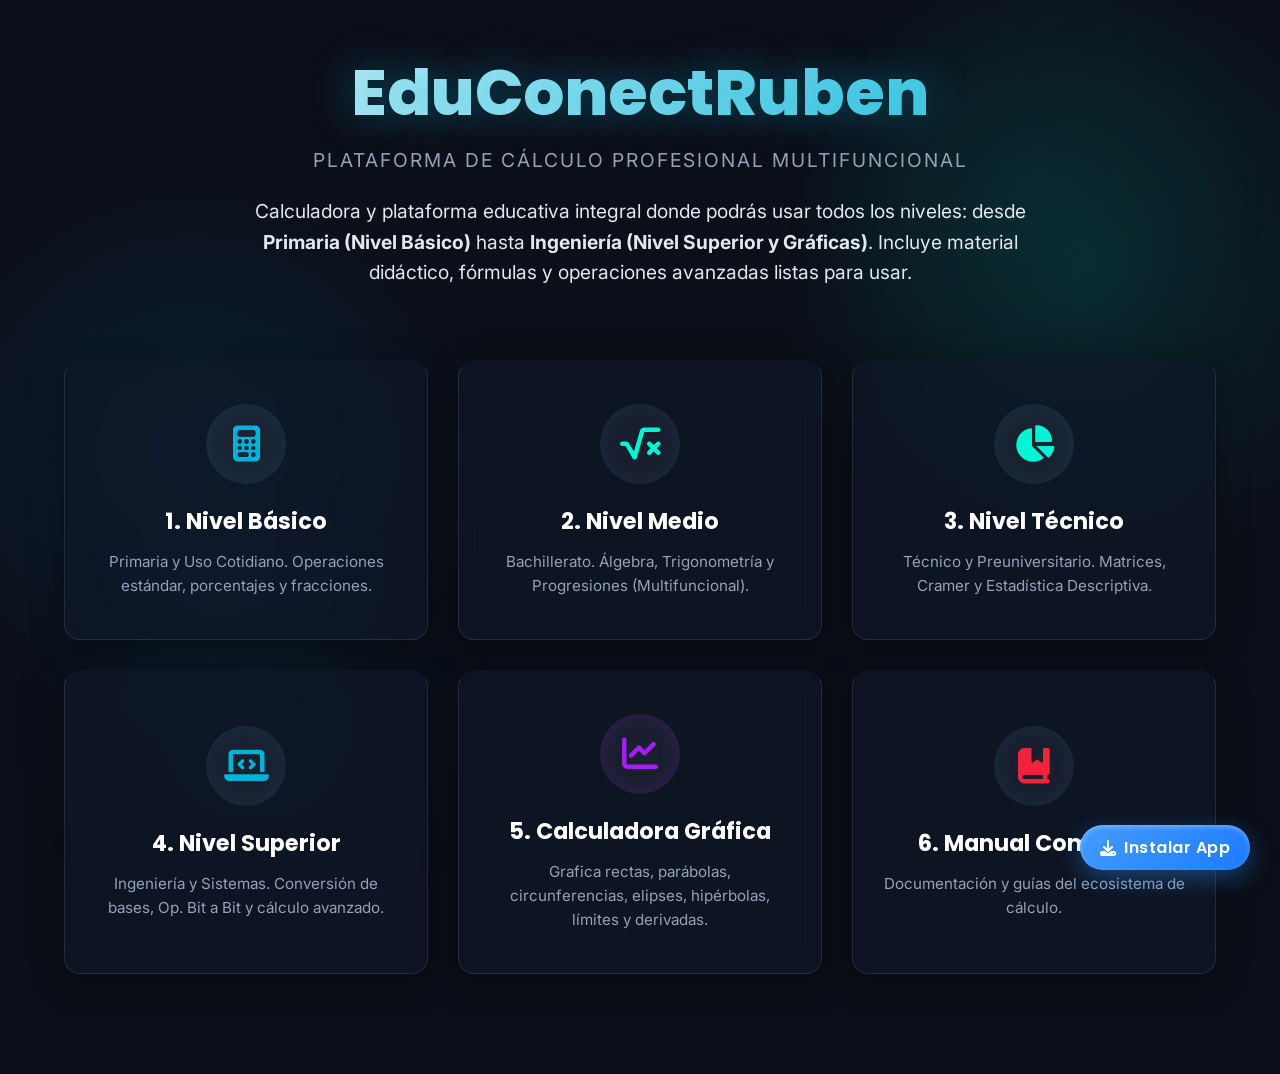
<file: index.html>
<!DOCTYPE html>
<html lang="es">
<head>
    <meta charset="UTF-8">
    <meta name="viewport" content="width=device-width, initial-scale=1.0">
    <title>EduConectRuben | Hub de Calculadoras Pro</title>
    
    <!-- Global Assets -->
    <link rel="stylesheet" href="assets/css/global.css">
    
    <!-- Icons -->
    <link rel="stylesheet" href="https://cdnjs.cloudflare.com/ajax/libs/font-awesome/6.5.1/css/all.min.css">
    
    <style>
        /* Specific styles for Main Portal */
        .hero-section {
            text-align: center;
            margin-top: 5vh;
            margin-bottom: 3rem;
            animation: fadeInDown 0.8s ease-out;
        }

        .hero-title {
            font-size: clamp(1.8rem, 10vw, 4rem);
            font-weight: 800;
            background: linear-gradient(135deg, #FFF, var(--clr-primary));
            -webkit-background-clip: text;
            -webkit-text-fill-color: transparent;
            margin-bottom: 0.5rem;
            text-shadow: 0 0 40px rgba(0, 180, 216, 0.4);
            word-break: break-word;
        }

        .hero-subtitle {
            font-size: clamp(0.85rem, 3vw, 1.2rem);
            color: var(--clr-text-muted);
            letter-spacing: 2px;
            text-transform: uppercase;
        }

        .hero-desc {
            font-size: clamp(1rem, 3vw, 1.2rem);
            color: #E2E8F0;
            max-width: 800px;
            margin: 1.5rem auto;
            line-height: 1.6;
            text-align: center;
        }

        .grid-container {
            display: grid;
            grid-template-columns: repeat(auto-fit, minmax(min(100%, 300px), 1fr));
            gap: 30px;
            max-width: 1200px;
            width: 90%;
            margin: 0 auto;
            padding-bottom: 100px; /* Space for floating button */
        }

        .calc-tile {
            position: relative;
            padding: 40px 30px;
            text-align: center;
            display: flex;
            flex-direction: column;
            align-items: center;
            justify-content: center;
            transition: all 0.4s cubic-bezier(0.175, 0.885, 0.32, 1.275);
            overflow: hidden;
            border-top: 4px solid transparent;
        }

        .calc-tile:hover {
            transform: translateY(-12px) scale(1.02);
            box-shadow: 0 20px 40px rgba(0, 0, 0, 0.5);
            border-top-color: var(--clr-primary);
        }
        
        .calc-tile.accent-alt:hover {
            border-top-color: var(--clr-accent);
        }
        
        .calc-tile.accent-danger:hover {
            border-top-color: var(--clr-danger);
        }

        .icon-wrapper {
            width: 80px;
            height: 80px;
            background: rgba(255, 255, 255, 0.05);
            border-radius: 50%;
            display: flex;
            align-items: center;
            justify-content: center;
            margin-bottom: 20px;
            transition: all 0.4s ease;
            box-shadow: inset 0 0 20px rgba(0, 180, 216, 0.1);
        }

        .calc-tile:hover .icon-wrapper {
            background: rgba(0, 180, 216, 0.2);
            transform: rotateY(180deg);
        }
        
        .calc-tile.accent-alt:hover .icon-wrapper {
            background: rgba(0, 245, 212, 0.2);
        }

        .calc-tile.accent-danger:hover .icon-wrapper {
            background: rgba(239, 35, 60, 0.2);
        }

        .calc-tile i {
            font-size: 36px;
            color: var(--clr-primary);
            transition: all 0.4s ease;
        }

        .calc-tile.accent-alt i { color: var(--clr-accent); }
        .calc-tile.accent-danger i { color: var(--clr-danger); }

        .calc-tile:hover i {
            color: #FFF;
        }

        .calc-tile h3 {
            font-size: 1.4rem;
            color: var(--clr-text-main);
            margin-bottom: 12px;
        }

        .calc-tile p {
            font-size: 0.95rem;
            color: var(--clr-text-muted);
            line-height: 1.6;
        }

        @keyframes fadeInDown {
            from { opacity: 0; transform: translateY(-30px); }
            to { opacity: 1; transform: translateY(0); }
        }

        /* Subtle Background Particles logic (CSS only approximation for performance) */
        .particles {
            position: fixed;
            top: 0; left: 0; width: 100%; height: 100%;
            pointer-events: none;
            z-index: -1;
            background: 
                radial-gradient(circle at 80% 20%, rgba(0, 245, 212, 0.05) 0%, transparent 20%),
                radial-gradient(circle at 20% 80%, rgba(0, 180, 216, 0.05) 0%, transparent 20%);
        }
    </style>

    <!-- Open Graph / Redes Sociales -->
    <meta property="og:title" content="Calculadoras Educativas Pro">
    <meta property="og:description" content="Suite profesional de calculadoras multifuncionales para estudiantes e ingenieros. Aritmética, Geometría Analítica, Sistemas, Lógica Proposicional y más.">
    <meta property="og:image" content="https://calculadora-por-niveles.netlify.app/instalar/share-icon.png">
    <meta property="og:url" content="https://calculadora-por-niveles.netlify.app/">
    <meta property="og:type" content="website">

    <!-- PWA Manifest -->
    <link rel="manifest" href="instalar/manifest.json">
    <meta name="theme-color" content="#00b4d8">


    <!-- Favicon -->
    <link rel="icon" type="image/png" href="instalar/icon-192.png">

</head>
<body>
    <div class="particles"></div>

    <div class="hero-section">
        <h1 class="hero-title">EduConectRuben</h1>
        <p class="hero-subtitle">Plataforma de Cálculo Profesional Multifuncional</p>
        <p class="hero-desc">
            Calculadora y plataforma educativa integral donde podrás usar todos los niveles: desde <strong>Primaria (Nivel Básico)</strong> hasta <strong>Ingeniería (Nivel Superior y Gráficas)</strong>. Incluye material didáctico, fórmulas y operaciones avanzadas listas para usar.
        </p>
    </div>

    <div class="grid-container">
        <!-- Nivel 1 -->
        <a href="1. Nivel Básico (Primaria y Uso Cotidiano)/index.html" class="glass-panel calc-tile">
            <div class="icon-wrapper"><i class="fa-solid fa-calculator"></i></div>
            <h3>1. Nivel Básico</h3>
            <p>Primaria y Uso Cotidiano. Operaciones estándar, porcentajes y fracciones.</p>
        </a>

        <!-- Nivel 2 -->
        <a href="2. Nivel Medio y Bachillerato (Humanístico y Técnico)/index.html" class="glass-panel calc-tile accent-alt">
            <div class="icon-wrapper"><i class="fa-solid fa-square-root-variable"></i></div>
            <h3>2. Nivel Medio</h3>
            <p>Bachillerato. Álgebra, Trigonometría y Progresiones (Multifuncional).</p>
        </a>

        <!-- Nivel 3 -->
        <a href="3. Nivel Técnico y Preuniversitario/index.html" class="glass-panel calc-tile accent-alt">
            <div class="icon-wrapper"><i class="fa-solid fa-chart-pie"></i></div>
            <h3>3. Nivel Técnico</h3>
            <p>Técnico y Preuniversitario. Matrices, Cramer y Estadística Descriptiva.</p>
        </a>

        <!-- Nivel 4 -->
        <a href="4. Nivel Superior y Profesional (Ingeniería y Sistemas)/index.html" class="glass-panel calc-tile">
            <div class="icon-wrapper"><i class="fa-solid fa-laptop-code"></i></div>
            <h3>4. Nivel Superior</h3>
            <p>Ingeniería y Sistemas. Conversión de bases, Op. Bit a Bit y cálculo avanzado.</p>
        </a>

        <!-- Calculadora Gráfica -->
        <a href="grafica/index.html" class="glass-panel calc-tile">
            <div class="icon-wrapper" style="box-shadow: inset 0 0 20px rgba(160, 32, 240, 0.2);"><i class="fa-solid fa-chart-line" style="color: #a020f0;"></i></div>
            <h3>5. Calculadora Gráfica</h3>
            <p>Grafica rectas, parábolas, circunferencias, elipses, hipérbolas, límites y derivadas.</p>
        </a>

        <!-- Manual -->
        <a href="6. manual/index.html" class="glass-panel calc-tile accent-danger">
            <div class="icon-wrapper"><i class="fa-solid fa-book-bookmark"></i></div>
            <h3>6. Manual Completo</h3>
            <p>Documentación y guías del ecosistema de cálculo.</p>
        </a>
    </div>

    <script src="assets/js/global.js"></script>

    <!-- PWA Installation Script -->
    <script src="instalar/pwa.js"></script>

</body>
</html>
</file>
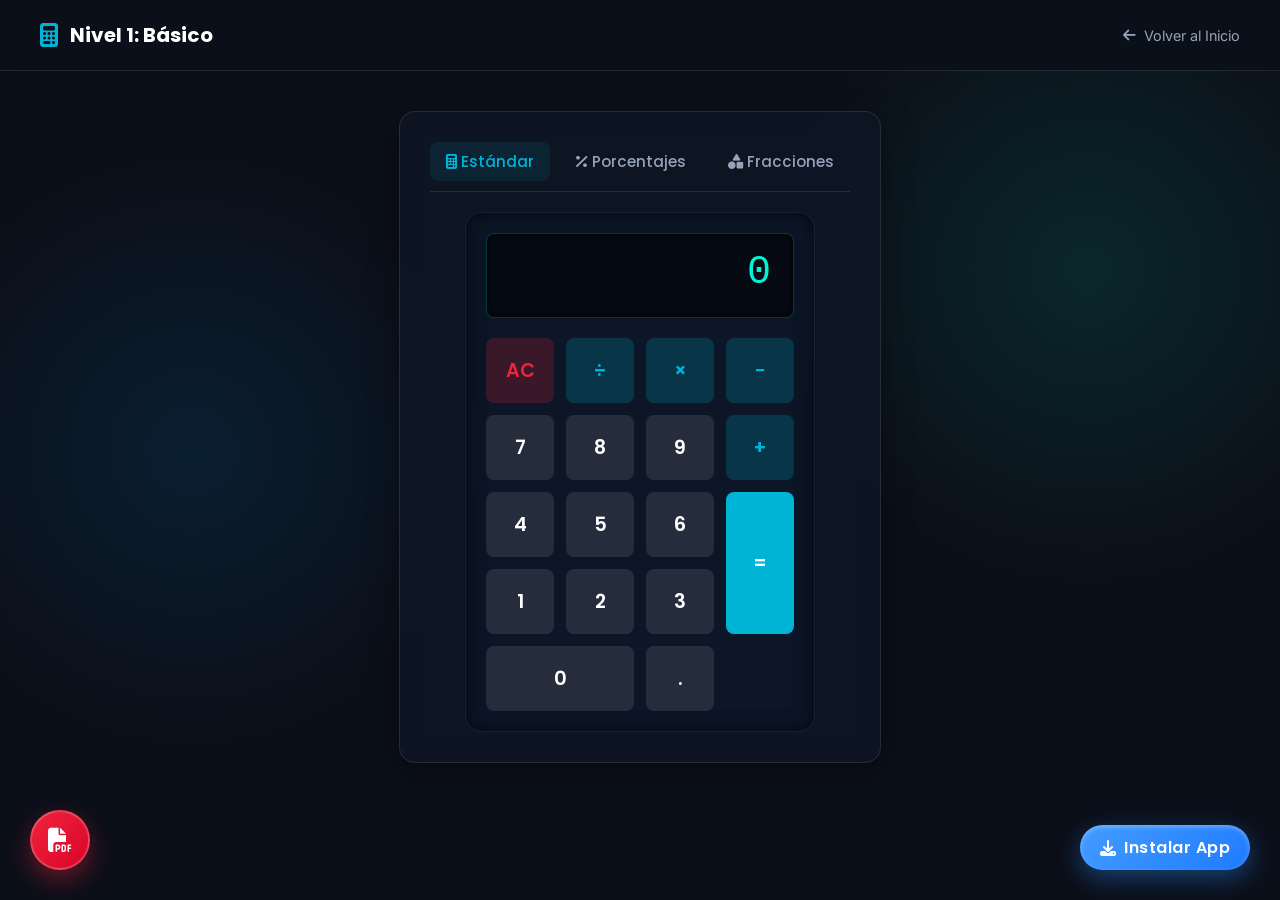
<file: 1. Nivel Básico (Primaria y Uso Cotidiano)/index.html>
<!DOCTYPE html>
<html lang="es">
<head>
    <meta charset="UTF-8">
    <meta name="viewport" content="width=device-width, initial-scale=1.0">
    <title>Nivel Básico | EduConectRuben</title>
    
    <link rel="stylesheet" href="../assets/css/global.css">
    <link rel="stylesheet" href="https://cdnjs.cloudflare.com/ajax/libs/font-awesome/6.5.1/css/all.min.css">
    
    <style>
        .app-container {
            max-width: 800px;
            margin: 40px auto;
            padding: 30px;
        }

        /* Calculator Hardware Style */
        .calc-hardware {
            max-width: 350px;
            margin: 0 auto;
            background: rgba(10, 25, 47, 0.4);
            padding: 20px;
            border-radius: 16px;
            border: 1px solid rgba(255, 255, 255, 0.05);
            box-shadow: inset 0 0 20px rgba(0,0,0,0.5);
        }

        .calc-display {
            background: rgba(0, 0, 0, 0.5);
            color: var(--clr-accent);
            font-size: 2.5rem;
            text-align: right;
            padding: 16px 20px;
            border-radius: 8px;
            margin-bottom: 20px;
            word-wrap: break-word;
            min-height: 85px;
            font-family: var(--font-mono);
            border: 1px solid rgba(0, 245, 212, 0.2);
            box-shadow: inset 0 0 10px rgba(0,0,0,0.8);
            letter-spacing: 2px;
        }

        .grid-buttons {
            display: grid;
            grid-template-columns: repeat(4, 1fr);
            gap: 12px;
        }

        .btn-c {
            padding: 18px 5px;
            font-size: 1.2rem;
            font-weight: 600;
            border: none;
            border-radius: 8px;
            cursor: pointer;
            background: rgba(255, 255, 255, 0.1);
            color: var(--clr-text-main);
            transition: var(--transition);
            font-family: var(--font-heading);
        }

        .btn-c:hover { background: rgba(255, 255, 255, 0.2); transform: scale(1.05); }
        .btn-c:active { transform: scale(0.95); }
        .btn-c.op { background: rgba(0, 180, 216, 0.2); color: var(--clr-primary); }
        .btn-c.op:hover { background: rgba(0, 180, 216, 0.4); }
        .btn-c.eq { background: var(--clr-primary); color: #fff; }
        .btn-c.eq:hover { background: var(--clr-secondary); }
        .btn-c.ac { background: rgba(239, 35, 60, 0.2); color: var(--clr-danger); }
        .btn-c.ac:hover { background: rgba(239, 35, 60, 0.4); }

        /* Fraction Layout */
        .fraction-row {
            display: flex;
            align-items: center;
            justify-content: center;
            gap: 10px;
            margin: 20px 0;
            flex-wrap: nowrap;
        }

        .fraction-block {
            display: flex;
            flex-direction: column;
            width: 60px;
        }

        .fraction-block .input-field {
            padding: 8px 4px;
            font-size: 1rem;
            text-align: center;
        }

        .fraction-line {
            height: 3px;
            background-color: var(--clr-primary);
            margin: 5px 0;
            border-radius: 2px;
        }

        .mixed-whole {
            width: 55px !important;
            font-size: 1.1rem;
            font-weight: bold;
            text-align: center;
            padding: 8px 4px !important;
        }

        .frac-op-select {
            width: 55px;
            text-align: center;
            font-size: 1.3rem;
            font-weight: bold;
            padding: 6px 4px;
            background-position: right 2px center;
        }

        @media(max-width: 480px) {
            .fraction-row { gap: 6px; }
            .fraction-block { width: 50px; }
            .mixed-whole { width: 45px !important; }
        }
    </style>

    <!-- Open Graph / Redes Sociales -->
    <meta property="og:title" content="Calculadoras Educativas Pro">
    <meta property="og:description" content="Suite profesional de calculadoras multifuncionales para estudiantes e ingenieros. Aritmética, Geometría Analítica, Sistemas, Lógica Proposicional y más.">
    <meta property="og:image" content="https://calculadora-por-niveles.netlify.app/instalar/share-icon.png">
    <meta property="og:url" content="https://calculadora-por-niveles.netlify.app/">
    <meta property="og:type" content="website">

    <!-- PWA Manifest -->
    <link rel="manifest" href="/instalar/manifest.json">
    <meta name="theme-color" content="#00b4d8">


    <!-- Favicon -->
    <link rel="icon" type="image/png" href="/instalar/icon-192.png">

</head>
<body>
    <nav class="top-nav">
        <div class="nav-brand">
            <i class="fa-solid fa-calculator"></i> Nivel 1: Básico
        </div>
        <a href="../index.html" class="nav-back"><i class="fa-solid fa-arrow-left"></i> Volver al Inicio</a>
    </nav>

    <main class="app-container glass-panel">
        <div class="tabs-container">
            <button class="tab-btn active" data-target="tab-std"><i class="fa-solid fa-calculator"></i> Estándar</button>
            <button class="tab-btn" data-target="tab-pct"><i class="fa-solid fa-percent"></i> Porcentajes</button>
            <button class="tab-btn" data-target="tab-frac"><i class="fa-solid fa-shapes"></i> Fracciones</button>
        </div>

        <!-- Estándar -->
        <section id="tab-std" class="tab-content active">
            <div class="calc-hardware">
                <div id="hw-display" class="calc-display">0</div>
                <div class="grid-buttons">
                    <button type="button" class="btn-c ac" onclick="clearStd()">AC</button>
                    <button type="button" class="btn-c op" onclick="appendStd('/')">÷</button>
                    <button type="button" class="btn-c op" onclick="appendStd('*')">×</button>
                    <button type="button" class="btn-c op" onclick="appendStd('-')">−</button>
                    
                    <button type="button" class="btn-c" onclick="appendStd('7')">7</button>
                    <button type="button" class="btn-c" onclick="appendStd('8')">8</button>
                    <button type="button" class="btn-c" onclick="appendStd('9')">9</button>
                    <button type="button" class="btn-c op" onclick="appendStd('+')">+</button>
                    
                    <button type="button" class="btn-c" onclick="appendStd('4')">4</button>
                    <button type="button" class="btn-c" onclick="appendStd('5')">5</button>
                    <button type="button" class="btn-c" onclick="appendStd('6')">6</button>
                    <button type="button" class="btn-c eq" onclick="evalStd()" style="grid-row: span 2; height: 100%;">=</button>
                    
                    <button type="button" class="btn-c" onclick="appendStd('1')">1</button>
                    <button type="button" class="btn-c" onclick="appendStd('2')">2</button>
                    <button type="button" class="btn-c" onclick="appendStd('3')">3</button>
                    
                    <button type="button" class="btn-c" onclick="appendStd('0')" style="grid-column: span 2;">0</button>
                    <button type="button" class="btn-c" onclick="appendStd('.')">.</button>
                </div>
            </div>
        </section>

        <!-- Porcentajes -->
        <section id="tab-pct" class="tab-content">
            <div style="background: rgba(0,0,0,0.2); padding: 20px; border-radius: 12px; margin-bottom: 20px; border: 1px solid var(--clr-border);">
                <div class="input-group">
                    <label style="color: var(--clr-primary); font-size: 1rem;"><i class="fa-solid fa-magnifying-glass"></i> ¿Qué deseas calcular?</label>
                    <select id="pct-type" class="input-field" style="font-size: 1.1rem; font-weight: bold;">
                        <option value="of">Calcular el X% de Y</option>
                        <option value="is">Qué porcentaje es X de Y</option>
                    </select>
                </div>
            </div>
            <div class="grid-2">
                <div class="input-group">
                    <label>Valor X:</label>
                    <input type="number" id="pct-x" class="input-field" step="any" placeholder="Ej: 20">
                </div>
                <div class="input-group">
                    <label>Valor Y:</label>
                    <input type="number" id="pct-y" class="input-field" step="any" placeholder="Ej: 150">
                </div>
            </div>
            <button class="btn-primary" onclick="solvePercent()"><i class="fa-solid fa-calculator"></i> Calcular</button>
            <button class="btn-primary" style="background:rgba(255,255,255,0.1); margin-top:10px;" onclick="clearSection('tab-pct', 'pct-result')">Limpiar Datos</button>
            <div id="pct-result"></div>
        </section>

        <!-- Fracciones -->
        <section id="tab-frac" class="tab-content">
            <p style="color: var(--clr-text-muted); text-align: center; margin-bottom: 10px; font-size: 0.9rem;">
                Deja el campo "Entero" vacío si es una fracción simple.
            </p>
            <div class="fraction-row">
                <!-- Fraccion 1 -->
                <div style="display: flex; gap: 10px; align-items: center;">
                    <input type="number" class="input-field mixed-whole" id="w1" placeholder="Ent" min="0">
                    <div class="fraction-block">
                        <input type="number" class="input-field" id="n1" placeholder="N₁">
                        <div class="fraction-line"></div>
                        <input type="number" class="input-field" id="d1" placeholder="D₁">
                    </div>
                </div>
                
                <!-- Operador -->
                <select id="frac-op" class="input-field frac-op-select">
                    <option value="+">+</option>
                    <option value="-">-</option>
                    <option value="*">×</option>
                    <option value="/">÷</option>
                </select>
                
                <!-- Fraccion 2 -->
                <div style="display: flex; gap: 10px; align-items: center;">
                    <input type="number" class="input-field mixed-whole" id="w2" placeholder="Ent" min="0">
                    <div class="fraction-block">
                        <input type="number" class="input-field" id="n2" placeholder="N₂">
                        <div class="fraction-line"></div>
                        <input type="number" class="input-field" id="d2" placeholder="D₂">
                    </div>
                </div>
            </div>
            
            <button class="btn-primary" onclick="solveFractions()"><i class="fa-solid fa-bolt"></i> Operar Fracciones</button>
            <button class="btn-primary" style="background:rgba(255,255,255,0.1); margin-top:10px;" onclick="clearSection('tab-frac', 'frac-result')">Limpiar Datos</button>
            <div id="frac-result"></div>
        </section>

    </main>

    <script src="../assets/js/global.js"></script>
    <script>
        // --- Calculadora Estándar ---
        let stdBuffer = "0";

        function appendStd(val) {
            const display = document.getElementById('hw-display');
            if (stdBuffer === "0" && val !== "." && !isNaN(val)) {
                stdBuffer = "";
            }
            stdBuffer += val;
            display.innerText = stdBuffer;
        }

        function clearStd() {
            stdBuffer = "0";
            document.getElementById('hw-display').innerText = stdBuffer;
        }

        function evalStd() {
            const display = document.getElementById('hw-display');
            try {
                // Safely evaluate math
                let safeEval = stdBuffer.replace(/[^-()\d/*+.]/g, '');
                let res = new Function('return ' + safeEval)();
                if (isNaN(res) || !isFinite(res)) throw "Error";
                res = Math.round(res * 100000000) / 100000000; 
                stdBuffer = res.toString();
                display.innerText = stdBuffer;
            } catch (e) {
                display.innerText = "Error";
                stdBuffer = "0";
            }
        }

        // --- Porcentajes ---
        function solvePercent() {
            const type = document.getElementById('pct-type').value;
            const x = parseFloat(document.getElementById('pct-x').value);
            const y = parseFloat(document.getElementById('pct-y').value);

            if (isNaN(x) || isNaN(y)) {
                showResult('pct-result', '<strong>Error:</strong> Completa ambos campos numéricos.', 'error');
                return;
            }

            let html = "";
            if (type === 'of') {
                const calculated = (x / 100) * y;
                html = `El ${x}% de ${y} es: <strong>${Math.round(calculated * 10000) / 10000}</strong>`;
            } else {
                if (y === 0) {
                    showResult('pct-result', '<strong>Error:</strong> No se puede calcular base sobre cero.', 'error');
                    return;
                }
                const calculated = (x / y) * 100;
                html = `${x} equivale al <strong>${Math.round(calculated * 100) / 100}%</strong> de ${y}`;
            }

            showResult('pct-result', html, 'success');
        }

        // --- Fracciones ---
        function solveFractions() {
            const w1 = parseInt(document.getElementById('w1').value) || 0;
            const n1 = parseInt(document.getElementById('n1').value);
            const d1 = parseInt(document.getElementById('d1').value);
            
            const w2 = parseInt(document.getElementById('w2').value) || 0;
            const n2 = parseInt(document.getElementById('n2').value);
            const d2 = parseInt(document.getElementById('d2').value);
            
            const op = document.getElementById('frac-op').value;

            if (isNaN(n1) || isNaN(d1) || isNaN(n2) || isNaN(d2)) {
                showResult('frac-result', '<strong>Error:</strong> Completa los numeradores y denominadores.', 'error');
                return;
            }
            if (d1 === 0 || d2 === 0) {
                showResult('frac-result', '<strong>Error:</strong> El denominador no puede ser cero.', 'error');
                return;
            }

            const num1 = (Math.abs(w1) * d1) + n1;
            const finalNum1 = w1 < 0 ? -num1 : num1;
            
            const num2 = (Math.abs(w2) * d2) + n2;
            const finalNum2 = w2 < 0 ? -num2 : num2;

            let rn = 0, rd = 0;

            if (op === '+') { rn = (finalNum1 * d2) + (finalNum2 * d1); rd = d1 * d2; }
            else if (op === '-') { rn = (finalNum1 * d2) - (finalNum2 * d1); rd = d1 * d2; }
            else if (op === '*') { rn = finalNum1 * finalNum2; rd = d1 * d2; }
            else if (op === '/') { 
                if (finalNum2 === 0) {
                    showResult('frac-result', '<strong>Error:</strong> División por cero.', 'error');
                    return;
                }
                rn = finalNum1 * d2; rd = d1 * finalNum2; 
            }

            // Simplification
            const gcd = (a, b) => b === 0 ? a : gcd(b, a % b);
            const div = Math.abs(gcd(rn, rd));
            rn /= div;
            rd /= div;

            // Fix signs
            if (rd < 0) { rn = -rn; rd = -rd; }

            // Mixed fraction calculation
            const finalWhole = Math.floor(Math.abs(rn) / rd) * (rn < 0 ? -1 : 1);
            const remNum = Math.abs(rn) % rd;

            let html = `Fracción Resultante: <strong>${rn} ${rd !== 1 ? '/ ' + rd : ''}</strong>`;
            
            if (Math.abs(rn) > rd && remNum !== 0) {
                html += `<br><br>Equivalente Mixto:<br>
                         <div style="display:inline-flex; align-items:center; gap:5px; margin-top:10px;">
                            <span style="font-size:1.5em; font-weight:bold;">${finalWhole}</span>
                            <div style="display:flex; flex-direction:column; align-items:center; font-weight:bold;">
                                <span>${remNum}</span>
                                <div style="width:20px; height:2px; background:var(--clr-accent);"></div>
                                <span>${rd}</span>
                            </div>
                         </div>`;
            }

            showResult('frac-result', html, 'success');
        }
    </script>

    <!-- PWA Installation Script -->
    <script src="/instalar/pwa.js"></script>

</body>
</html>
</file>
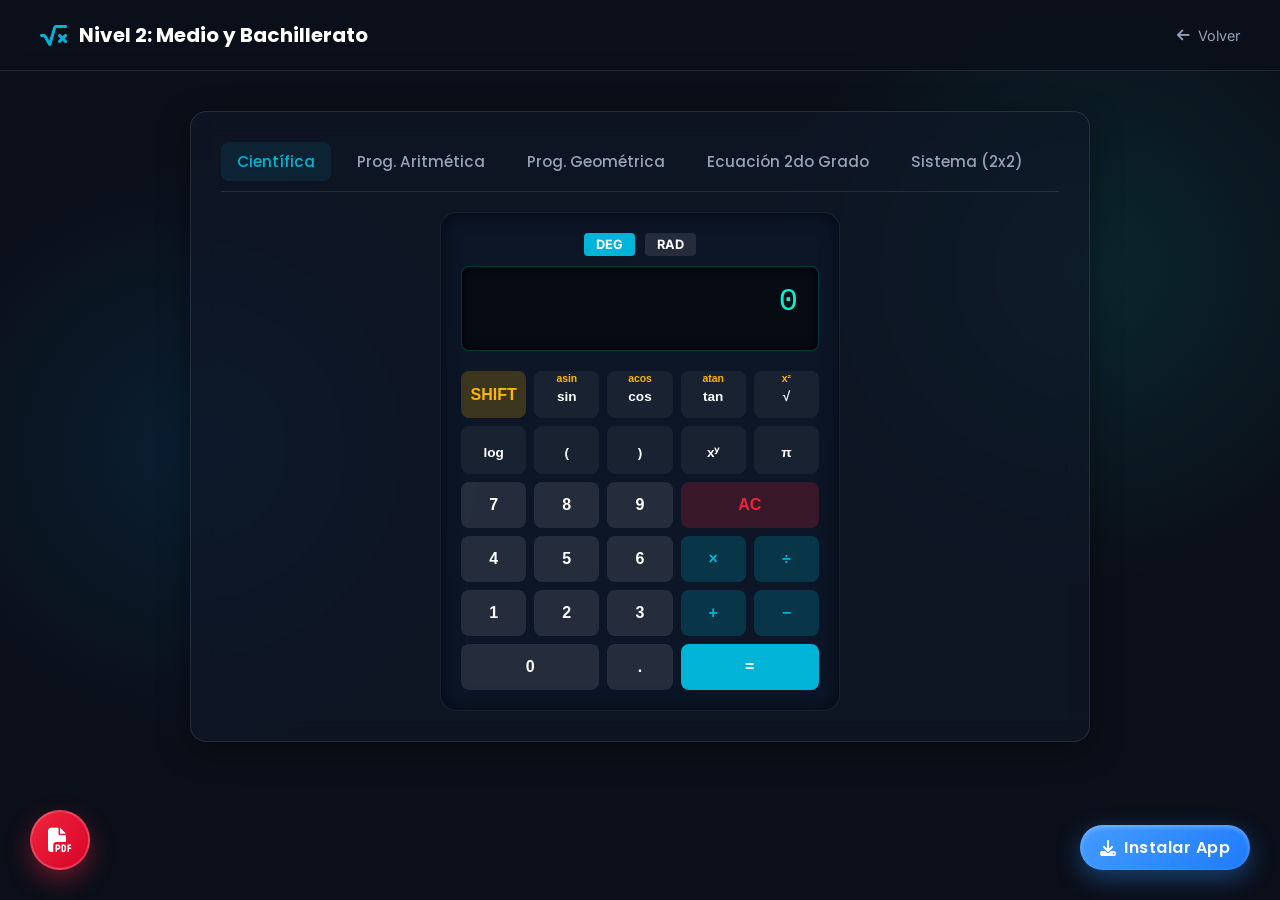
<file: 2. Nivel Medio y Bachillerato (Humanístico y Técnico)/index.html>
<!DOCTYPE html>
<html lang="es">
<head>
    <meta charset="UTF-8">
    <meta name="viewport" content="width=device-width, initial-scale=1.0">
    <title>Nivel Medio | EduConectRuben</title>
    
    <link rel="stylesheet" href="../assets/css/global.css">
    <link rel="stylesheet" href="https://cdnjs.cloudflare.com/ajax/libs/font-awesome/6.5.1/css/all.min.css">
    
    <style>
        .app-container { max-width: 900px; margin: 40px auto; padding: 30px; }
        
        /* Sci Calc Hardware */
        .calc-hardware {
            max-width: 400px; margin: 0 auto;
            background: rgba(10, 25, 47, 0.4); padding: 20px;
            border-radius: 16px; border: 1px solid rgba(255, 255, 255, 0.05);
            box-shadow: inset 0 0 20px rgba(0,0,0,0.5);
        }
        .calc-display {
            background: rgba(0, 0, 0, 0.5); color: var(--clr-accent);
            font-size: 2rem; text-align: right; padding: 16px 20px;
            border-radius: 8px; margin-bottom: 20px; word-wrap: break-word; min-height: 85px;
            font-family: var(--font-mono); border: 1px solid rgba(0, 245, 212, 0.2);
            box-shadow: inset 0 0 10px rgba(0,0,0,0.8); position: relative;
        }
        .shift-indicator { position: absolute; top: 5px; left: 10px; font-size: 0.8rem; color: var(--clr-warning); display: none; }
        .grid-buttons { display: grid; grid-template-columns: repeat(5, 1fr); gap: 8px; }
        .btn-c {
            padding: 14px 5px; font-size: 1rem; font-weight: 600; border: none;
            border-radius: 8px; cursor: pointer; background: rgba(255, 255, 255, 0.1);
            color: var(--clr-text-main); transition: var(--transition); position: relative;
        }
        .btn-c:hover { background: rgba(255, 255, 255, 0.2); transform: scale(1.05); }
        .btn-c:active { transform: scale(0.95); }
        .btn-c.op { background: rgba(0, 180, 216, 0.2); color: var(--clr-primary); }
        .btn-c.fn { background: rgba(255, 255, 255, 0.05); font-size: 0.85rem; padding-top: 18px; }
        .btn-c.eq { background: var(--clr-primary); color: #fff; }
        .btn-c.ac { background: rgba(239, 35, 60, 0.2); color: var(--clr-danger); }
        .btn-c.shift-key { background: rgba(255, 183, 3, 0.2); color: var(--clr-warning); }
        .btn-c.shift-key.active { background: var(--clr-warning); color: #000; }
        .shift-label { position: absolute; top: 2px; left: 50%; transform: translateX(-50%); font-size: 0.65rem; color: var(--clr-warning); pointer-events: none; }
        
        .trig-modes { display: flex; gap: 10px; margin-bottom: 10px; justify-content: center; }
        .trig-modes span { font-size: 0.8rem; font-weight: bold; padding: 4px 12px; border-radius: 4px; cursor: pointer; background: rgba(255,255,255,0.1); transition: var(--transition); }
        .trig-modes span.active { background: var(--clr-primary); color: white; }

        .helper-text { font-size: 0.9rem; color: var(--clr-text-muted); text-align: center; margin-bottom: 20px; }
    </style>

    <!-- Open Graph / Redes Sociales -->
    <meta property="og:title" content="Calculadoras Educativas Pro">
    <meta property="og:description" content="Suite profesional de calculadoras multifuncionales para estudiantes e ingenieros. Aritmética, Geometría Analítica, Sistemas, Lógica Proposicional y más.">
    <meta property="og:image" content="https://calculadora-por-niveles.netlify.app/instalar/share-icon.png">
    <meta property="og:url" content="https://calculadora-por-niveles.netlify.app/">
    <meta property="og:type" content="website">

    <!-- PWA Manifest -->
    <link rel="manifest" href="/instalar/manifest.json">
    <meta name="theme-color" content="#00b4d8">


    <!-- Favicon -->
    <link rel="icon" type="image/png" href="/instalar/icon-192.png">

</head>
<body>
    <nav class="top-nav">
        <div class="nav-brand"><i class="fa-solid fa-square-root-variable"></i> Nivel 2: Medio y Bachillerato</div>
        <a href="../index.html" class="nav-back"><i class="fa-solid fa-arrow-left"></i> Volver</a>
    </nav>

    <main class="app-container glass-panel">
        <div class="tabs-container">
            <button class="tab-btn active" data-target="tab-sci">Científica</button>
            <button class="tab-btn" data-target="tab-ari">Prog. Aritmética</button>
            <button class="tab-btn" data-target="tab-geo">Prog. Geométrica</button>
            <button class="tab-btn" data-target="tab-quad">Ecuación 2do Grado</button>
            <button class="tab-btn" data-target="tab-sys">Sistema (2x2)</button>
            <button class="tab-btn" data-target="tab-pyt">Pitágoras</button>
        </div>

        <!-- Científica -->
        <section id="tab-sci" class="tab-content active">
            <div class="calc-hardware">
                <div class="trig-modes"><span id="mDeg" class="active" onclick="setTrig('DEG')">DEG</span><span id="mRad" onclick="setTrig('RAD')">RAD</span></div>
                <div id="hw-display" class="calc-display"><span id="shift-ind" class="shift-indicator">SHIFT</span>0</div>
                <div class="grid-buttons">
                    <button type="button" id="btn-shift" class="btn-c shift-key" onclick="toggleShift()">SHIFT</button>
                    <button type="button" class="btn-c fn" onclick="triggerTrig('sin')"><span class="shift-label">asin</span>sin</button>
                    <button type="button" class="btn-c fn" onclick="triggerTrig('cos')"><span class="shift-label">acos</span>cos</button>
                    <button type="button" class="btn-c fn" onclick="triggerTrig('tan')"><span class="shift-label">atan</span>tan</button>
                    <button type="button" class="btn-c fn" onclick="appendSci('√(')"><span class="shift-label">x²</span>√</button>
                    
                    <button type="button" class="btn-c fn" onclick="appendSci('log(')">log</button>
                    <button type="button" class="btn-c fn" onclick="appendSci('(')">(</button>
                    <button type="button" class="btn-c fn" onclick="appendSci(')')">)</button>
                    <button type="button" class="btn-c fn" onclick="appendSci('^')">xʸ</button>
                    <button type="button" class="btn-c fn" onclick="appendSci('π')">π</button>

                    <button type="button" class="btn-c" onclick="appendSci('7')">7</button>
                    <button type="button" class="btn-c" onclick="appendSci('8')">8</button>
                    <button type="button" class="btn-c" onclick="appendSci('9')">9</button>
                    <button type="button" class="btn-c ac" onclick="clearSci()" style="grid-column: span 2;">AC</button>
                    
                    <button type="button" class="btn-c" onclick="appendSci('4')">4</button>
                    <button type="button" class="btn-c" onclick="appendSci('5')">5</button>
                    <button type="button" class="btn-c" onclick="appendSci('6')">6</button>
                    <button type="button" class="btn-c op" onclick="appendSci('*')">×</button>
                    <button type="button" class="btn-c op" onclick="appendSci('/')">÷</button>
                    
                    <button type="button" class="btn-c" onclick="appendSci('1')">1</button>
                    <button type="button" class="btn-c" onclick="appendSci('2')">2</button>
                    <button type="button" class="btn-c" onclick="appendSci('3')">3</button>
                    <button type="button" class="btn-c op" onclick="appendSci('+')">+</button>
                    <button type="button" class="btn-c op" onclick="appendSci('-')">−</button>
                    
                    <button type="button" class="btn-c" onclick="appendSci('0')" style="grid-column: span 2;">0</button>
                    <button type="button" class="btn-c" onclick="appendSci('.')">.</button>
                    <button type="button" class="btn-c eq" onclick="evalSci()" style="grid-column: span 2;">=</button>
                </div>
            </div>
        </section>

        <!-- Progresión Aritmética (Multifuncional) -->
        <section id="tab-ari" class="tab-content">
            <div style="background: rgba(0,0,0,0.2); padding: 20px; border-radius: 12px; margin-bottom: 20px; border: 1px solid var(--clr-border);">
                <div class="input-group">
                    <label style="color: var(--clr-primary); font-size: 1rem;"><i class="fa-solid fa-magnifying-glass"></i> ¿Qué deseas calcular? (Incógnita)</label>
                    <select id="ari-unknown" class="input-field" style="font-size: 1.1rem; font-weight: bold;" onchange="updateAriUI()">
                        <option value="an">Último Término (aₙ)</option>
                        <option value="a1">Primer Término (a₁)</option>
                        <option value="d">Diferencia (d)</option>
                        <option value="n">Cantidad de Términos (n)</option>
                        <option value="sn">Suma Total (Sₙ)</option>
                    </select>
                </div>
            </div>

            <p class="helper-text" id="ari-helper">Llena los 3 datos solicitados para calcular la incógnita.</p>
            
            <div class="grid-2">
                <div class="input-group" id="grp-ari-a1"><label>Primer Término (a₁):</label><input type="number" id="ari-a1" class="input-field" step="any"></div>
                <div class="input-group" id="grp-ari-d"><label>Diferencia (d):</label><input type="number" id="ari-d" class="input-field" step="any"></div>
                <div class="input-group" id="grp-ari-n"><label>Cantidad de Términos (n):</label><input type="number" id="ari-n" class="input-field" step="any"></div>
                <div class="input-group" id="grp-ari-an" style="display:none;"><label>Último Término (aₙ):</label><input type="number" id="ari-an" class="input-field" step="any"></div>
                <div class="input-group" id="grp-ari-sn"><label>Suma Total (Sₙ):</label><input type="number" id="ari-sn" class="input-field" step="any"></div>
            </div>
            
            <button class="btn-primary" onclick="solveMultiArit()"><i class="fa-solid fa-calculator"></i> Resolver</button>
            <button class="btn-primary" style="background:rgba(255,255,255,0.1); margin-top:10px;" onclick="clearInputs('ari')">Limpiar Datos</button>
            <div id="ari-result"></div>
        </section>

        <!-- Progresión Geométrica (Multifuncional) -->
        <section id="tab-geo" class="tab-content">
            <div style="background: rgba(0,0,0,0.2); padding: 20px; border-radius: 12px; margin-bottom: 20px; border: 1px solid var(--clr-border);">
                <div class="input-group">
                    <label style="color: var(--clr-primary); font-size: 1rem;"><i class="fa-solid fa-magnifying-glass"></i> ¿Qué deseas calcular? (Incógnita)</label>
                    <select id="geo-unknown" class="input-field" style="font-size: 1.1rem; font-weight: bold;" onchange="updateGeoUI()">
                        <option value="an">Último Término (aₙ)</option>
                        <option value="a1">Primer Término (a₁)</option>
                        <option value="r">Razón Común (r)</option>
                        <option value="n">Cantidad de Términos (n)</option>
                        <option value="sn">Suma Total (Sₙ)</option>
                    </select>
                </div>
            </div>

            <p class="helper-text" id="geo-helper">Llena los 3 datos solicitados para calcular la incógnita.</p>
            
            <div class="grid-2">
                <div class="input-group" id="grp-geo-a1"><label>Primer Término (a₁):</label><input type="number" id="geo-a1" class="input-field" step="any"></div>
                <div class="input-group" id="grp-geo-r"><label>Razón Común (r):</label><input type="number" id="geo-r" class="input-field" step="any"></div>
                <div class="input-group" id="grp-geo-n"><label>Cantidad de Términos (n):</label><input type="number" id="geo-n" class="input-field" step="any"></div>
                <div class="input-group" id="grp-geo-an" style="display:none;"><label>Último Término (aₙ):</label><input type="number" id="geo-an" class="input-field" step="any"></div>
                <div class="input-group" id="grp-geo-sn"><label>Suma Total (Sₙ):</label><input type="number" id="geo-sn" class="input-field" step="any"></div>
            </div>

            <button class="btn-primary" onclick="solveMultiGeo()"><i class="fa-solid fa-calculator"></i> Resolver</button>
            <button class="btn-primary" style="background:rgba(255,255,255,0.1); margin-top:10px;" onclick="clearInputs('geo')">Limpiar Datos</button>
            <div id="geo-result"></div>
        </section>

        <!-- Ecuación Cuadrática -->
        <section id="tab-quad" class="tab-content">
            <div style="background: rgba(0,0,0,0.2); padding: 20px; border-radius: 12px; margin-bottom: 20px; border: 1px solid var(--clr-border);">
                <div class="input-group">
                    <label style="color: var(--clr-primary); font-size: 1rem;"><i class="fa-solid fa-magnifying-glass"></i> ¿Qué deseas calcular?</label>
                    <select id="quad-unknown" class="input-field" style="font-size: 1.1rem; font-weight: bold;">
                        <option value="roots">Raíces (x₁, x₂)</option>
                        <option value="vertex">Vértice de la Parábola (h, k)</option>
                        <option value="discriminant">Discriminante (Δ)</option>
                    </select>
                </div>
            </div>

            <p class="helper-text">Estructura: <strong>ax² + bx + c = 0</strong>. Ingresa los coeficientes.</p>
            <div class="grid-2">
                <div class="input-group"><label>Coeficiente a:</label><input type="number" id="q-a" class="input-field" step="any"></div>
                <div class="input-group"><label>Coeficiente b:</label><input type="number" id="q-b" class="input-field" step="any"></div>
                <div class="input-group"><label>Coeficiente c:</label><input type="number" id="q-c" class="input-field" step="any"></div>
            </div>
            <button class="btn-primary" onclick="solveQuadratic()"><i class="fa-solid fa-calculator"></i> Calcular</button>
            <button class="btn-primary" style="background:rgba(255,255,255,0.1); margin-top:10px;" onclick="clearSection('tab-quad', 'quad-result')">Limpiar Datos</button>
            <div id="quad-result"></div>
        </section>

        <!-- Sistemas de Ecuaciones 2x2 -->
        <section id="tab-sys" class="tab-content">
            <div style="background: rgba(0,0,0,0.2); padding: 20px; border-radius: 12px; margin-bottom: 20px; border: 1px solid var(--clr-border); text-align: center;">
                <h3 style="color: var(--clr-primary); margin-bottom: 5px;">Sistema de Ecuaciones Lineales (2x2)</h3>
                <p style="color: var(--clr-text-muted); font-size: 0.9rem;">a₁x + b₁y = c₁<br>a₂x + b₂y = c₂</p>
            </div>

            <div class="grid-2">
                <div class="input-group"><label>a₁:</label><input type="number" id="sys-a1" class="input-field" step="any"></div>
                <div class="input-group"><label>b₁:</label><input type="number" id="sys-b1" class="input-field" step="any"></div>
                <div class="input-group"><label>c₁:</label><input type="number" id="sys-c1" class="input-field" step="any"></div>
                <div class="input-group"><label>a₂:</label><input type="number" id="sys-a2" class="input-field" step="any"></div>
                <div class="input-group"><label>b₂:</label><input type="number" id="sys-b2" class="input-field" step="any"></div>
                <div class="input-group"><label>c₂:</label><input type="number" id="sys-c2" class="input-field" step="any"></div>
            </div>
            
            <button class="btn-primary" onclick="solveSystem()"><i class="fa-solid fa-calculator"></i> Resolver Sistema</button>
            <button class="btn-primary" style="background:rgba(255,255,255,0.1); margin-top:10px;" onclick="clearSection('tab-sys', 'sys-result')">Limpiar Datos</button>
            <div id="sys-result"></div>
        </section>

        <!-- Pitágoras -->
        <section id="tab-pyt" class="tab-content">
            <div style="background: rgba(0,0,0,0.2); padding: 20px; border-radius: 12px; margin-bottom: 20px; border: 1px solid var(--clr-border);">
                <div class="input-group">
                    <label style="color: var(--clr-primary); font-size: 1rem;"><i class="fa-solid fa-magnifying-glass"></i> ¿Qué deseas calcular? (Incógnita)</label>
                    <select id="pyt-unknown" class="input-field" style="font-size: 1.1rem; font-weight: bold;" onchange="updatePytUI()">
                        <option value="c">Hipotenusa (c)</option>
                        <option value="a">Cateto (a)</option>
                        <option value="b">Cateto (b)</option>
                    </select>
                </div>
            </div>

            <p class="helper-text">Teorema: <strong>a² + b² = c²</strong>. Ingresa los dos lados conocidos.</p>
            <div class="grid-2">
                <div class="input-group" id="grp-py-a"><label>Cateto (a):</label><input type="number" id="py-a" class="input-field" step="any"></div>
                <div class="input-group" id="grp-py-b"><label>Cateto (b):</label><input type="number" id="py-b" class="input-field" step="any"></div>
                <div class="input-group" id="grp-py-c" style="display:none;"><label>Hipotenusa (c):</label><input type="number" id="py-c" class="input-field" step="any"></div>
            </div>
            <button class="btn-primary" onclick="solvePythagoras()"><i class="fa-solid fa-calculator"></i> Calcular</button>
            <button class="btn-primary" style="background:rgba(255,255,255,0.1); margin-top:10px;" onclick="clearSection('tab-pyt', 'pyt-result')">Limpiar Datos</button>
            <div id="pyt-result"></div>
        </section>

    </main>

    <script src="../assets/js/global.js"></script>
    <script>
        // --- Calculadora Científica ---
        let sciBuffer = "0"; let shiftActive = false; let trigMode = "DEG";
        function toggleShift() {
            shiftActive = !shiftActive;
            document.getElementById('btn-shift').classList.toggle('active', shiftActive);
            document.getElementById('shift-ind').style.display = shiftActive ? 'block' : 'none';
        }
        function setTrig(mode) {
            trigMode = mode;
            document.getElementById('mDeg').className = mode === 'DEG' ? 'active' : '';
            document.getElementById('mRad').className = mode === 'RAD' ? 'active' : '';
        }
        function appendSci(val) {
            const display = document.getElementById('hw-display');
            if (sciBuffer === "0" && val !== "." && !isNaN(val)) sciBuffer = "";
            if (sciBuffer === "0" && (val === "sin(" || val === "cos(" || val === "tan(" || val === "π" || val === "(")) sciBuffer = "";
            sciBuffer += val; display.innerText = sciBuffer;
        }
        function triggerTrig(baseFunc) {
            const finalFunc = shiftActive ? 'a' + baseFunc : baseFunc;
            appendSci(finalFunc + '(');
            if(shiftActive) toggleShift();
        }
        function clearSci() {
            sciBuffer = "0"; document.getElementById('hw-display').innerText = sciBuffer;
            if(shiftActive) toggleShift();
        }
        function evalSci() {
            const display = document.getElementById('hw-display');
            try {
                let expr = sciBuffer;
                const rFactor = trigMode === 'DEG' ? '(Math.PI/180)' : '1';
                const invFactor = trigMode === 'DEG' ? '(180/Math.PI)*' : '';
                expr = expr.replace(/acos\(/g, `${invFactor}Math.acos(焦虑`)
                           .replace(/asin\(/g, `${invFactor}Math.asin(`)
                           .replace(/atan\(/g, `${invFactor}Math.atan(`)
                           .replace(/cos\(/g, `Math.cos(${rFactor}*`)
                           .replace(/sin\(/g, `Math.sin(${rFactor}*`)
                           .replace(/tan\(/g, `Math.tan(${rFactor}*`)
                           .replace(/acos\(焦虑/g, `Math.acos(`)
                           .replace(/log\(/g, 'Math.log10(')
                           .replace(/√\(/g, 'Math.sqrt(')
                           .replace(/\^/g, '**')
                           .replace(/π/g, 'Math.PI')
                           .replace(/e/g, 'Math.E');
                let result = new Function('return ' + expr)();
                if(isNaN(result) || !isFinite(result)) throw "Error";
                result = Math.round(result * 1000000) / 1000000;
                sciBuffer = result.toString(); display.innerText = sciBuffer;
            } catch (err) { display.innerText = "Error"; sciBuffer = "0"; }
        }

        // --- Util ---
        function clearInputs(prefix) {
            ['a1', 'd', 'r', 'n', 'an', 'sn'].forEach(id => {
                const el = document.getElementById(`${prefix}-${id}`);
                if (el) el.value = '';
            });
            hideResult(`${prefix}-result`);
        }
        function getVal(id) {
            const val = document.getElementById(id).value;
            return val === "" ? null : parseFloat(val);
        }

        // --- Progresión Aritmética Multifuncional ---
        function updateAriUI() {
            const unk = document.getElementById('ari-unknown').value;
            const requiredFields = {
                'an': ['a1', 'd', 'n'],
                'a1': ['an', 'd', 'n'],
                'd':  ['an', 'a1', 'n'],
                'n':  ['an', 'a1', 'd'],
                'sn': ['a1', 'd', 'n']
            };
            const toShow = requiredFields[unk];
            
            ['a1', 'd', 'n', 'an', 'sn'].forEach(id => {
                document.getElementById('grp-ari-' + id).style.display = toShow.includes(id) ? 'block' : 'none';
                document.getElementById('ari-' + id).value = '';
            });
            hideResult('ari-result');
        }

        function solveMultiArit() {
            const unk = document.getElementById('ari-unknown').value;
            let a1 = getVal('ari-a1');
            let d = getVal('ari-d');
            let n = getVal('ari-n');
            let an = getVal('ari-an');
            let sn = getVal('ari-sn');

            // Force the unknown to be null regardless of input
            if (unk === 'a1') a1 = null;
            if (unk === 'd') d = null;
            if (unk === 'n') n = null;
            if (unk === 'an') an = null;
            if (unk === 'sn') sn = null;

            const givenCount = [a1, d, n, an, sn].filter(v => v !== null).length;
            if (givenCount < 3) {
                showResult('ari-result', '<strong>Error:</strong> Introduce al menos 3 valores conocidos en los campos disponibles.', 'error');
                return;
            }

            try {
                let solved = true;
                while (solved) {
                    solved = false;
                    
                    if (an === null && a1 !== null && n !== null && d !== null) { an = a1 + (n - 1) * d; solved = true; }
                    if (sn === null && n !== null && a1 !== null && an !== null) { sn = (n / 2) * (a1 + an); solved = true; }
                    if (a1 === null && an !== null && n !== null && d !== null) { a1 = an - (n - 1) * d; solved = true; }
                    if (d === null && an !== null && a1 !== null && n !== null && n !== 1) { d = (an - a1) / (n - 1); solved = true; }
                    
                    if (a1 === null && sn !== null && n !== null && an !== null) { a1 = (2 * sn / n) - an; solved = true; }
                    if (an === null && sn !== null && n !== null && a1 !== null) { an = (2 * sn / n) - a1; solved = true; }
                    if (n === null && sn !== null && a1 !== null && an !== null && (a1+an)!==0) { n = (2 * sn) / (a1 + an); solved = true; }
                    
                    if (sn === null && a1 !== null && d !== null && n !== null) { sn = (n / 2) * (2 * a1 + (n - 1) * d); solved = true; }
                    if (a1 === null && sn !== null && d !== null && n !== null) { a1 = (sn / n) - (d * (n - 1) / 2); solved = true; }
                    if (d === null && sn !== null && a1 !== null && n !== null && n !== 1) { d = (2 * (sn - n * a1)) / (n * (n - 1)); solved = true; }
                    
                    if (n === null && sn !== null && a1 !== null && d !== null && d !== 0) {
                        const A = d / 2; const B = a1 - d / 2; const C = -sn;
                        const disc = B * B - 4 * A * C;
                        if (disc >= 0) {
                            const n1 = (-B + Math.sqrt(disc)) / (2 * A);
                            const n2 = (-B - Math.sqrt(disc)) / (2 * A);
                            n = (n1 > 0 && Number.isInteger(n1)) ? n1 : (n2 > 0 && Number.isInteger(n2)) ? n2 : n;
                            solved = true;
                        }
                    }
                }

                const results = { 'a1': a1, 'd': d, 'n': n, 'an': an, 'sn': sn };
                if (results[unk] === null || isNaN(results[unk])) {
                    showResult('ari-result', '<strong>Error:</strong> Los datos proporcionados son insuficientes o inconsistentes para calcular esta incógnita.', 'error');
                    return;
                }

                // Fill inputs to show user other calculated values too
                if(unk !== 'a1' && a1 !== null) document.getElementById('ari-a1').value = +a1.toFixed(4);
                if(unk !== 'd' && d !== null) document.getElementById('ari-d').value = +d.toFixed(4);
                if(unk !== 'n' && n !== null) document.getElementById('ari-n').value = +n.toFixed(4);
                if(unk !== 'an' && an !== null) document.getElementById('ari-an').value = +an.toFixed(4);
                if(unk !== 'sn' && sn !== null) document.getElementById('ari-sn').value = +sn.toFixed(4);

                const labels = { 'a1': 'Primer Término (a₁)', 'd': 'Diferencia (d)', 'n': 'Cantidad de Términos (n)', 'an': 'Último Término (aₙ)', 'sn': 'Suma Total (Sₙ)' };
                
                showResult('ari-result', `<div style="font-size:1.2rem;">Resultado para <strong>${labels[unk]}</strong>: <br><span style="font-size:2rem; color:var(--clr-accent); font-weight:bold;">${+(results[unk]).toFixed(4)}</span></div>`, 'success');
            } catch (e) {
                showResult('ari-result', '<strong>Error de Cálculo.</strong> Verifica los datos.', 'error');
            }
        }

        // --- Progresión Geométrica Multifuncional ---
        function updateGeoUI() {
            const unk = document.getElementById('geo-unknown').value;
            const requiredFields = {
                'an': ['a1', 'r', 'n'],
                'a1': ['an', 'r', 'n'],
                'r':  ['an', 'a1', 'n'],
                'n':  ['an', 'a1', 'r'],
                'sn': ['a1', 'r', 'n']
            };
            const toShow = requiredFields[unk];

            ['a1', 'r', 'n', 'an', 'sn'].forEach(id => {
                document.getElementById('grp-geo-' + id).style.display = toShow.includes(id) ? 'block' : 'none';
                document.getElementById('geo-' + id).value = '';
            });
            hideResult('geo-result');
        }

        function solveMultiGeo() {
            const unk = document.getElementById('geo-unknown').value;
            let a1 = getVal('geo-a1');
            let r = getVal('geo-r');
            let n = getVal('geo-n');
            let an = getVal('geo-an');
            let sn = getVal('geo-sn');

            if (unk === 'a1') a1 = null;
            if (unk === 'r') r = null;
            if (unk === 'n') n = null;
            if (unk === 'an') an = null;
            if (unk === 'sn') sn = null;

            const givenCount = [a1, r, n, an, sn].filter(v => v !== null).length;
            if (givenCount < 3) {
                showResult('geo-result', '<strong>Error:</strong> Introduce al menos 3 valores conocidos en los campos disponibles.', 'error');
                return;
            }

            try {
                let solved = true;
                while(solved) {
                    solved = false;
                    
                    if (an === null && a1 !== null && r !== null && n !== null) { an = a1 * Math.pow(r, n - 1); solved = true; }
                    if (sn === null && a1 !== null && r !== null && n !== null) { sn = r === 1 ? a1 * n : a1 * (Math.pow(r, n) - 1) / (r - 1); solved = true; }
                    if (a1 === null && an !== null && r !== null && n !== null && r !== 0) { a1 = an / Math.pow(r, n - 1); solved = true; }
                    if (r === null && an !== null && a1 !== null && n !== null && a1 !== 0) { r = Math.pow(an / a1, 1 / (n - 1)); solved = true; }
                    if (n === null && an !== null && a1 !== null && r !== null && a1 !== 0 && r > 0 && r !== 1) { n = Math.log(an / a1) / Math.log(r) + 1; solved = true; }
                    
                    if (a1 === null && sn !== null && r !== null && n !== null) { a1 = r === 1 ? sn / n : sn * (r - 1) / (Math.pow(r, n) - 1); solved = true; }
                    if (sn === null && a1 !== null && r !== null && an !== null && r !== 1) { sn = (an * r - a1) / (r - 1); solved = true; }
                }

                const results = { 'a1': a1, 'r': r, 'n': n, 'an': an, 'sn': sn };
                if (results[unk] === null || isNaN(results[unk])) {
                    showResult('geo-result', '<strong>Error:</strong> Los datos proporcionados son insuficientes o generan resultados complejos/inconsistentes.', 'error');
                    return;
                }

                if(unk !== 'a1' && a1 !== null) document.getElementById('geo-a1').value = +a1.toFixed(4);
                if(unk !== 'r' && r !== null) document.getElementById('geo-r').value = +r.toFixed(4);
                if(unk !== 'n' && n !== null) document.getElementById('geo-n').value = +n.toFixed(4);
                if(unk !== 'an' && an !== null) document.getElementById('geo-an').value = +an.toFixed(4);
                if(unk !== 'sn' && sn !== null) document.getElementById('geo-sn').value = +sn.toFixed(4);

                const labels = { 'a1': 'Primer Término (a₁)', 'r': 'Razón Común (r)', 'n': 'Cantidad de Términos (n)', 'an': 'Último Término (aₙ)', 'sn': 'Suma Total (Sₙ)' };
                
                showResult('geo-result', `<div style="font-size:1.2rem;">Resultado para <strong>${labels[unk]}</strong>: <br><span style="font-size:2rem; color:var(--clr-accent); font-weight:bold;">${+(results[unk]).toFixed(4)}</span></div>`, 'success');
            } catch (e) {
                showResult('geo-result', '<strong>Error de Cálculo.</strong>', 'error');
            }
        }

        // --- Cuadrática ---
        function solveQuadratic() {
            const a = getVal('q-a'); const b = getVal('q-b'); const c = getVal('q-c');
            const unk = document.getElementById('quad-unknown').value;

            if(a === null || b === null || c === null || a === 0) {
                showResult('quad-result', '<strong>Error:</strong> Ingresa a, b, c. "a" no puede ser 0.', 'error'); return;
            }
            const disc = (b * b) - (4 * a * c);

            if (unk === 'discriminant') {
                showResult('quad-result', `Discriminante (Δ) = <strong>${disc.toFixed(4)}</strong>`, 'success');
                return;
            }

            if (unk === 'vertex') {
                const h = -b / (2 * a);
                const k = a * (h * h) + b * h + c;
                showResult('quad-result', `Vértice (h, k): <br>h (x) = <strong>${h.toFixed(4)}</strong><br>k (y) = <strong>${k.toFixed(4)}</strong>`, 'success');
                return;
            }

            if(disc < 0) {
                showResult('quad-result', "La ecuación tiene raíces complejas (Discriminante menor a 0).", 'warning');
            } else {
                const x1 = (-b + Math.sqrt(disc)) / (2 * a);
                const x2 = (-b - Math.sqrt(disc)) / (2 * a);
                showResult('quad-result', `x₁ = <strong>${x1.toFixed(4)}</strong><br>x₂ = <strong>${x2.toFixed(4)}</strong>`, 'success');
            }
        }

        // --- Pitágoras ---
        function updatePytUI() {
            const unk = document.getElementById('pyt-unknown').value;
            ['a', 'b', 'c'].forEach(id => {
                document.getElementById('grp-py-' + id).style.display = (id === unk) ? 'none' : 'block';
                document.getElementById('py-' + id).value = '';
            });
            hideResult('pyt-result');
        }

        function solvePythagoras() {
            const unk = document.getElementById('pyt-unknown').value;
            let a = getVal('py-a'); let b = getVal('py-b'); let c = getVal('py-c');
            
            if (unk === 'a') a = null;
            if (unk === 'b') b = null;
            if (unk === 'c') c = null;

            const givenCount = [a, b, c].filter(v => v !== null).length;
            if (givenCount !== 2) {
                showResult('pyt-result', '<strong>Error:</strong> Introduce exactamente los 2 lados conocidos.', 'error'); return;
            }

            if (unk === 'c') {
                c = Math.sqrt(a*a + b*b);
                showResult('pyt-result', `<div style="font-size:1.2rem;">Hipotenusa (c): <br><span style="font-size:2rem; color:var(--clr-accent); font-weight:bold;">${c.toFixed(4)}</span></div>`, 'success');
            } else if (unk === 'a') {
                if (b >= c) { showResult('pyt-result', 'Error: La Hipotenusa (c) debe ser estrictamente mayor que el Cateto (b).', 'error'); return; }
                a = Math.sqrt(c*c - b*b);
                showResult('pyt-result', `<div style="font-size:1.2rem;">Cateto (a): <br><span style="font-size:2rem; color:var(--clr-accent); font-weight:bold;">${a.toFixed(4)}</span></div>`, 'success');
            } else if (unk === 'b') {
                if (a >= c) { showResult('pyt-result', 'Error: La Hipotenusa (c) debe ser estrictamente mayor que el Cateto (a).', 'error'); return; }
                b = Math.sqrt(c*c - a*a);
                showResult('pyt-result', `<div style="font-size:1.2rem;">Cateto (b): <br><span style="font-size:2rem; color:var(--clr-accent); font-weight:bold;">${b.toFixed(4)}</span></div>`, 'success');
            }
        }

        // --- Sistema de Ecuaciones 2x2 ---
        function solveSystem() {
            const a1 = getVal('sys-a1'); const b1 = getVal('sys-b1'); const c1 = getVal('sys-c1');
            const a2 = getVal('sys-a2'); const b2 = getVal('sys-b2'); const c2 = getVal('sys-c2');

            if ([a1, b1, c1, a2, b2, c2].includes(null)) {
                showResult('sys-result', '<strong>Error:</strong> Ingresa todos los coeficientes del sistema.', 'error'); return;
            }

            const det = a1 * b2 - a2 * b1;
            const detX = c1 * b2 - c2 * b1;
            const detY = a1 * c2 - a2 * c1;

            if (det === 0) {
                if (detX === 0 && detY === 0) {
                    showResult('sys-result', '<strong>Sistema Compatible Indeterminado:</strong> Tiene infinitas soluciones (las rectas coinciden).', 'warning');
                } else {
                    showResult('sys-result', '<strong>Sistema Incompatible:</strong> No tiene solución (las rectas son paralelas).', 'error');
                }
                return;
            }

            const x = detX / det;
            const y = detY / det;

            const html = `
                <div style="font-size:1.2rem; line-height:1.8;">
                    <strong>Solución del Sistema:</strong><br>
                    x = <span style="color:var(--clr-accent); font-weight:bold; font-size:1.5rem;">${x.toFixed(4)}</span><br>
                    y = <span style="color:var(--clr-primary); font-weight:bold; font-size:1.5rem;">${y.toFixed(4)}</span>
                </div>
            `;
            showResult('sys-result', html, 'success');
        }
        
        // Initialize UI
        window.addEventListener('DOMContentLoaded', () => {
            updateAriUI();
            updateGeoUI();
        });
    </script>

    <!-- PWA Installation Script -->
    <script src="/instalar/pwa.js"></script>

</body>
</html>
</file>
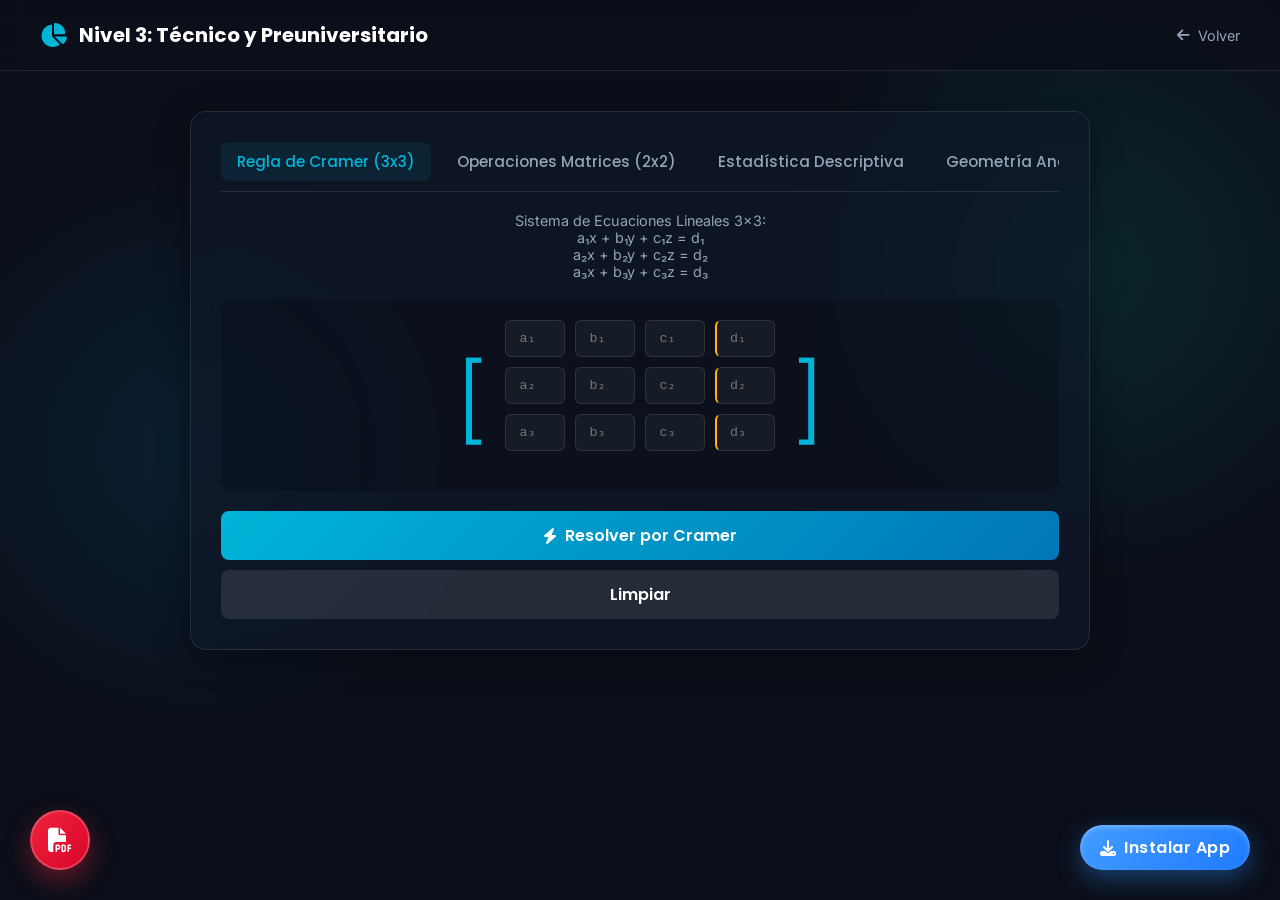
<file: 3. Nivel Técnico y Preuniversitario/index.html>
<!DOCTYPE html>
<html lang="es">
<head>
    <meta charset="UTF-8">
    <meta name="viewport" content="width=device-width, initial-scale=1.0">
    <title>Nivel Técnico | EduConectRuben</title>
    
    <link rel="stylesheet" href="../assets/css/global.css">
    <link rel="stylesheet" href="https://cdnjs.cloudflare.com/ajax/libs/font-awesome/6.5.1/css/all.min.css">
    
    <style>
        .app-container { max-width: 900px; margin: 40px auto; padding: 30px; }
        
        /* Matriz Grid Layout */
        .matrix-grid { display: grid; gap: 10px; margin-bottom: 20px; justify-content: center; }
        .grid-2x2 { grid-template-columns: repeat(2, 60px); }
        .grid-3x3 { grid-template-columns: repeat(3, 60px); }
        .grid-3x4 { grid-template-columns: repeat(4, 60px); }
        
        .matrix-cell {
            width: 100%; padding: 10px; text-align: center;
            background: rgba(255, 255, 255, 0.05); border: 1px solid var(--clr-border);
            border-radius: 6px; color: var(--clr-text-main); font-family: var(--font-mono);
        }
        .matrix-cell:focus { outline: none; border-color: var(--clr-primary); }

        .matrix-wrapper {
            display: flex; align-items: center; justify-content: center; gap: 20px;
            margin-bottom: 20px; padding: 20px; background: rgba(0,0,0,0.2); border-radius: 12px;
        }

        .matrix-bracket { font-size: 6rem; font-weight: 300; color: var(--clr-primary); user-select: none; }
        .matrix-operator { font-size: 2rem; color: var(--clr-accent); }

        .helper-text { font-size: 0.9rem; color: var(--clr-text-muted); text-align: center; margin-bottom: 20px; }
    </style>

    <!-- Open Graph / Redes Sociales -->
    <meta property="og:title" content="Calculadoras Educativas Pro">
    <meta property="og:description" content="Suite profesional de calculadoras multifuncionales para estudiantes e ingenieros. Aritmética, Geometría Analítica, Sistemas, Lógica Proposicional y más.">
    <meta property="og:image" content="https://calculadora-por-niveles.netlify.app/instalar/share-icon.png">
    <meta property="og:url" content="https://calculadora-por-niveles.netlify.app/">
    <meta property="og:type" content="website">

    <!-- PWA Manifest -->
    <link rel="manifest" href="/instalar/manifest.json">
    <meta name="theme-color" content="#00b4d8">


    <!-- Favicon -->
    <link rel="icon" type="image/png" href="/instalar/icon-192.png">

</head>
<body>
    <nav class="top-nav">
        <div class="nav-brand"><i class="fa-solid fa-chart-pie"></i> Nivel 3: Técnico y Preuniversitario</div>
        <a href="../index.html" class="nav-back"><i class="fa-solid fa-arrow-left"></i> Volver</a>
    </nav>

    <main class="app-container glass-panel">
        <div class="tabs-container">
            <button class="tab-btn active" data-target="tab-cramer">Regla de Cramer (3x3)</button>
            <button class="tab-btn" data-target="tab-matrices">Operaciones Matrices (2x2)</button>
            <button class="tab-btn" data-target="tab-stats">Estadística Descriptiva</button>
            <button class="tab-btn" data-target="tab-geoana">Geometría Analítica</button>
        </div>

        <!-- Cramer 3x3 -->
        <section id="tab-cramer" class="tab-content active">
            <p class="helper-text">Sistema de Ecuaciones Lineales 3x3: <br>a₁x + b₁y + c₁z = d₁ <br>a₂x + b₂y + c₂z = d₂ <br>a₃x + b₃y + c₃z = d₃</p>
            <div class="matrix-wrapper">
                <span class="matrix-bracket">[</span>
                <div class="matrix-grid grid-3x4" id="cramer-grid">
                    <!-- Fila 1 -->
                    <input type="number" id="c-a1" class="matrix-cell" placeholder="a₁">
                    <input type="number" id="c-b1" class="matrix-cell" placeholder="b₁">
                    <input type="number" id="c-c1" class="matrix-cell" placeholder="c₁">
                    <input type="number" id="c-d1" class="matrix-cell" placeholder="d₁" style="border-left:2px solid var(--clr-warning);">
                    <!-- Fila 2 -->
                    <input type="number" id="c-a2" class="matrix-cell" placeholder="a₂">
                    <input type="number" id="c-b2" class="matrix-cell" placeholder="b₂">
                    <input type="number" id="c-c2" class="matrix-cell" placeholder="c₂">
                    <input type="number" id="c-d2" class="matrix-cell" placeholder="d₂" style="border-left:2px solid var(--clr-warning);">
                    <!-- Fila 3 -->
                    <input type="number" id="c-a3" class="matrix-cell" placeholder="a₃">
                    <input type="number" id="c-b3" class="matrix-cell" placeholder="b₃">
                    <input type="number" id="c-c3" class="matrix-cell" placeholder="c₃">
                    <input type="number" id="c-d3" class="matrix-cell" placeholder="d₃" style="border-left:2px solid var(--clr-warning);">
                </div>
                <span class="matrix-bracket">]</span>
            </div>
            <button class="btn-primary" onclick="solveCramer()"><i class="fa-solid fa-bolt"></i> Resolver por Cramer</button>
            <button class="btn-primary" style="background:rgba(255,255,255,0.1); margin-top:10px;" onclick="clearInputs('cramer-grid')">Limpiar</button>
            <div id="cramer-result"></div>
        </section>

        <!-- Operaciones Matrices 2x2 -->
        <section id="tab-matrices" class="tab-content">
            <p class="helper-text">Operaciones elementales entre dos matrices 2x2</p>
            <div class="matrix-wrapper">
                <div style="text-align:center;">
                    <div style="color:var(--clr-primary); margin-bottom:5px;">Matriz A</div>
                    <div class="matrix-grid grid-2x2" id="matA-grid">
                        <input type="number" id="ma-00" class="matrix-cell"> <input type="number" id="ma-01" class="matrix-cell">
                        <input type="number" id="ma-10" class="matrix-cell"> <input type="number" id="ma-11" class="matrix-cell">
                    </div>
                </div>
                
                <select id="mat-op" class="input-field" style="width:70px; text-align:center; font-weight:bold; font-size:1.5rem; padding:5px; background-position: right 0px center;">
                    <option value="+">+</option>
                    <option value="-">-</option>
                    <option value="*">×</option>
                </select>

                <div style="text-align:center;">
                    <div style="color:var(--clr-primary); margin-bottom:5px;">Matriz B</div>
                    <div class="matrix-grid grid-2x2" id="matB-grid">
                        <input type="number" id="mb-00" class="matrix-cell"> <input type="number" id="mb-01" class="matrix-cell">
                        <input type="number" id="mb-10" class="matrix-cell"> <input type="number" id="mb-11" class="matrix-cell">
                    </div>
                </div>
            </div>
            
            <div style="display:flex; gap:10px;">
                <button class="btn-primary" onclick="calcMatrixOp()"><i class="fa-solid fa-bolt"></i> Operar (A y B)</button>
                <button class="btn-primary" style="background:var(--clr-warning); color:#000;" onclick="calcDet('A')">Det(A)</button>
                <button class="btn-primary" style="background:var(--clr-warning); color:#000;" onclick="calcDet('B')">Det(B)</button>
            </div>
            <button class="btn-primary" style="background:rgba(255,255,255,0.1); margin-top:10px;" onclick="clearInputs('matA-grid'); clearInputs('matB-grid');">Limpiar</button>
            
            <div id="mat-result"></div>
        </section>

        <!-- Estadística -->
        <section id="tab-stats" class="tab-content">
            <p class="helper-text">Calculadora Estadística Multifuncional</p>
            <div class="input-group">
                <label>Ingresa el conjunto de datos (separados por comas):</label>
                <input type="text" id="stat-data" class="input-field" placeholder="Ej: 12.5, 45, 8, 3, 45, 12.5">
            </div>
            <button class="btn-primary" onclick="solveStats()"><i class="fa-solid fa-bolt"></i> Analizar Datos</button>
            <button class="btn-primary" style="background:rgba(255,255,255,0.1); margin-top:10px;" onclick="clearSection('tab-stats', 'stats-result')">Limpiar Datos</button>
            <div id="stats-result"></div>
        </section>

        <!-- Geometría Analítica -->
        <section id="tab-geoana" class="tab-content">
            <div style="background: rgba(0,0,0,0.2); padding: 20px; border-radius: 12px; margin-bottom: 20px; border: 1px solid var(--clr-border);">
                <div class="input-group">
                    <label style="color: var(--clr-primary); font-size: 1rem;"><i class="fa-solid fa-shapes"></i> ¿Qué deseas calcular?</label>
                    <select id="geoana-type" class="input-field" style="font-size: 1.1rem; font-weight: bold;" onchange="updateGeoAnaUI()">
                        <option value="dist">Distancia y Punto Medio (2 Puntos)</option>
                        <option value="circle">Ecuación de la Circunferencia (Centro y Radio)</option>
                    </select>
                </div>
            </div>

            <!-- Distancia -->
            <div id="grp-ga-dist">
                <p class="helper-text">Ingresa las coordenadas de los dos puntos P₁(x₁, y₁) y P₂(x₂, y₂).</p>
                <div class="grid-2">
                    <div class="input-group"><label>x₁:</label><input type="number" id="ga-x1" class="input-field" step="any"></div>
                    <div class="input-group"><label>y₁:</label><input type="number" id="ga-y1" class="input-field" step="any"></div>
                    <div class="input-group"><label>x₂:</label><input type="number" id="ga-x2" class="input-field" step="any"></div>
                    <div class="input-group"><label>y₂:</label><input type="number" id="ga-y2" class="input-field" step="any"></div>
                </div>
            </div>

            <!-- Circunferencia -->
            <div id="grp-ga-circle" style="display:none;">
                <p class="helper-text">Ingresa el Centro C(h, k) y el Radio (r).</p>
                <div class="grid-2">
                    <div class="input-group"><label>Centro h (x):</label><input type="number" id="ga-h" class="input-field" step="any"></div>
                    <div class="input-group"><label>Centro k (y):</label><input type="number" id="ga-k" class="input-field" step="any"></div>
                    <div class="input-group" style="grid-column: 1 / -1;"><label>Radio (r):</label><input type="number" id="ga-r" class="input-field" step="any" min="0.0001"></div>
                </div>
            </div>

            <button class="btn-primary" onclick="solveGeoAna()"><i class="fa-solid fa-calculator"></i> Calcular</button>
            <button class="btn-primary" style="background:rgba(255,255,255,0.1); margin-top:10px;" onclick="clearSection('tab-geoana', 'geoana-result')">Limpiar Datos</button>
            <div id="geoana-result"></div>
        </section>

    </main>

    <script src="../assets/js/global.js"></script>
    <script>
        function getVal(id) { const val = document.getElementById(id).value; return val === "" ? null : parseFloat(val); }
        function clearInputs(containerId) {
            const container = document.getElementById(containerId);
            if(container) container.querySelectorAll('input').forEach(i => i.value = '');
        }
        function clearSection(tabId, resId) {
            document.querySelector(`#${tabId} input[type="text"], #${tabId} input[type="number"]`).value = '';
            document.getElementById(resId).innerHTML = '';
        }
        function hideResult(id) { document.getElementById(id).innerHTML = ''; }

        // --- CRAMER 3x3 ---
        function det3x3(m) {
            return m[0][0]*(m[1][1]*m[2][2] - m[1][2]*m[2][1]) 
                 - m[0][1]*(m[1][0]*m[2][2] - m[1][2]*m[2][0]) 
                 + m[0][2]*(m[1][0]*m[2][1] - m[1][1]*m[2][0]);
        }

        function solveCramer() {
            const m = [
                [getVal('c-a1'), getVal('c-b1'), getVal('c-c1'), getVal('c-d1')],
                [getVal('c-a2'), getVal('c-b2'), getVal('c-c2'), getVal('c-d2')],
                [getVal('c-a3'), getVal('c-b3'), getVal('c-c3'), getVal('c-d3')]
            ];

            const D = det3x3([[m[0][0], m[0][1], m[0][2]], [m[1][0], m[1][1], m[1][2]], [m[2][0], m[2][1], m[2][2]]]);
            
            if (D === 0) {
                showResult('cramer-result', '<strong>El determinante principal es 0.</strong> El sistema no tiene solución única.', 'error');
                return;
            }

            const Dx = det3x3([[m[0][3], m[0][1], m[0][2]], [m[1][3], m[1][1], m[1][2]], [m[2][3], m[2][1], m[2][2]]]);
            const Dy = det3x3([[m[0][0], m[0][3], m[0][2]], [m[1][0], m[1][3], m[1][2]], [m[2][0], m[2][3], m[2][2]]]);
            const Dz = det3x3([[m[0][0], m[0][1], m[0][3]], [m[1][0], m[1][1], m[1][3]], [m[2][0], m[2][1], m[2][3]]]);

            const x = Dx / D; const y = Dy / D; const z = Dz / D;

            let html = `<div style="display:grid; grid-template-columns: 1fr 1fr; gap:10px;">
                <div>Δ = ${D.toFixed(4)}<br>Δx = ${Dx.toFixed(4)}<br>Δy = ${Dy.toFixed(4)}<br>Δz = ${Dz.toFixed(4)}</div>
                <div style="font-size:1.2rem; background:rgba(0,0,0,0.2); padding:10px; border-radius:8px;">
                    <strong>x = ${x.toFixed(4)}</strong><br>
                    <strong>y = ${y.toFixed(4)}</strong><br>
                    <strong>z = ${z.toFixed(4)}</strong>
                </div>
            </div>`;
            showResult('cramer-result', html, 'success');
        }

        // --- MATRICES 2x2 ---
        function getMat(prefix) {
            return [
                [getVal(`${prefix}-00`), getVal(`${prefix}-01`)],
                [getVal(`${prefix}-10`), getVal(`${prefix}-11`)]
            ];
        }

        function formatMat(m) {
            return `<div class="matrix-wrapper" style="margin:0; padding:10px; background:transparent;">
                <span class="matrix-bracket" style="font-size:3rem;">[</span>
                <div class="matrix-grid grid-2x2" style="margin:0;">
                    <div class="matrix-cell">${m[0][0].toFixed(2)}</div> <div class="matrix-cell">${m[0][1].toFixed(2)}</div>
                    <div class="matrix-cell">${m[1][0].toFixed(2)}</div> <div class="matrix-cell">${m[1][1].toFixed(2)}</div>
                </div>
                <span class="matrix-bracket" style="font-size:3rem;">]</span>
            </div>`;
        }

        function calcMatrixOp() {
            const a = getMat('ma'); const b = getMat('mb');
            const op = document.getElementById('mat-op').value;
            let res = [[0,0],[0,0]];

            if (op === '+') {
                res[0][0] = a[0][0]+b[0][0]; res[0][1] = a[0][1]+b[0][1];
                res[1][0] = a[1][0]+b[1][0]; res[1][1] = a[1][1]+b[1][1];
            } else if (op === '-') {
                res[0][0] = a[0][0]-b[0][0]; res[0][1] = a[0][1]-b[0][1];
                res[1][0] = a[1][0]-b[1][0]; res[1][1] = a[1][1]-b[1][1];
            } else if (op === '*') {
                res[0][0] = a[0][0]*b[0][0] + a[0][1]*b[1][0];
                res[0][1] = a[0][0]*b[0][1] + a[0][1]*b[1][1];
                res[1][0] = a[1][0]*b[0][0] + a[1][1]*b[1][0];
                res[1][1] = a[1][0]*b[0][1] + a[1][1]*b[1][1];
            }
            showResult('mat-result', `<strong>Resultado:</strong><br>${formatMat(res)}`, 'success');
        }

        function calcDet(matName) {
            const m = getMat(matName === 'A' ? 'ma' : 'mb');
            const det = m[0][0]*m[1][1] - m[0][1]*m[1][0];
            showResult('mat-result', `Determinante de Matriz ${matName}: <strong>${det.toFixed(4)}</strong>`, 'success');
        }

        // --- ESTADÍSTICA MULTIFUNCIONAL ---
        function solveStats() {
            const raw = document.getElementById('stat-data').value;
            if(!raw.trim()) { showResult('stats-result', 'Error: Ingresa datos.', 'error'); return; }
            
            const arr = raw.split(',').map(s => parseFloat(s.trim())).filter(n => !isNaN(n));
            if(arr.length === 0) { showResult('stats-result', 'Error: No se encontraron números válidos.', 'error'); return; }

            arr.sort((a,b) => a - b);
            const n = arr.length;
            const mean = arr.reduce((a,b)=>a+b, 0) / n;
            let median = (n % 2 === 0) ? (arr[n/2 - 1] + arr[n/2]) / 2 : arr[Math.floor(n/2)];
            
            const counts = {}; let maxCount = 0;
            arr.forEach(val => { counts[val] = (counts[val]||0)+1; if(counts[val]>maxCount) maxCount=counts[val]; });
            const modes = Object.keys(counts).filter(k => counts[k] === maxCount);
            const modeStr = modes.length === arr.length ? "No hay" : modes.join(', ');

            const sumSq = arr.reduce((acc, val) => acc + Math.pow(val - mean, 2), 0);
            const variance = n > 1 ? sumSq / (n - 1) : 0;
            const stdDev = Math.sqrt(variance);
            const min = arr[0], max = arr[n-1], range = max - min;

            const html = `
                <div class="grid-2" style="gap:15px; text-align:left;">
                    <div style="background: rgba(0,0,0,0.3); padding: 10px; border-radius: 8px;"><strong>Total Datos (n):</strong> ${n}</div>
                    <div style="background: rgba(0,0,0,0.3); padding: 10px; border-radius: 8px;"><strong>Media (x̄):</strong> ${mean.toFixed(4)}</div>
                    <div style="background: rgba(0,0,0,0.3); padding: 10px; border-radius: 8px;"><strong>Mediana:</strong> ${median}</div>
                    <div style="background: rgba(0,0,0,0.3); padding: 10px; border-radius: 8px;"><strong>Moda:</strong> ${modeStr}</div>
                    <div style="background: rgba(0,0,0,0.3); padding: 10px; border-radius: 8px;"><strong>Varianza (s²):</strong> ${variance.toFixed(4)}</div>
                    <div style="background: rgba(0,0,0,0.3); padding: 10px; border-radius: 8px;"><strong>Desviación Estándar (s):</strong> ${stdDev.toFixed(4)}</div>
                    <div style="background: rgba(0,0,0,0.3); padding: 10px; border-radius: 8px;"><strong>Mínimo:</strong> ${min}</div>
                    <div style="background: rgba(0,0,0,0.3); padding: 10px; border-radius: 8px;"><strong>Máximo:</strong> ${max}</div>
                    <div style="background: rgba(0,0,0,0.3); padding: 10px; border-radius: 8px;"><strong>Rango:</strong> ${range}</div>
                </div>
            `;
            showResult('stats-result', html, 'success');
        }

        // --- Geometría Analítica ---
        function updateGeoAnaUI() {
            const type = document.getElementById('geoana-type').value;
            document.getElementById('grp-ga-dist').style.display = type === 'dist' ? 'block' : 'none';
            document.getElementById('grp-ga-circle').style.display = type === 'circle' ? 'block' : 'none';
            hideResult('geoana-result');
        }

        function solveGeoAna() {
            const type = document.getElementById('geoana-type').value;
            
            if (type === 'dist') {
                const x1 = getVal('ga-x1'); const y1 = getVal('ga-y1');
                const x2 = getVal('ga-x2'); const y2 = getVal('ga-y2');
                
                if ([x1, y1, x2, y2].includes(null)) {
                    showResult('geoana-result', 'Por favor, ingresa las coordenadas completas de ambos puntos.', 'error'); return;
                }
                
                const dist = Math.sqrt(Math.pow(x2 - x1, 2) + Math.pow(y2 - y1, 2));
                const mx = (x1 + x2) / 2;
                const my = (y1 + y2) / 2;
                
                const html = `
                    <div style="font-size:1.1rem; line-height: 1.8;">
                        Distancia d(P₁, P₂) = <span style="color:var(--clr-accent); font-weight:bold; font-size:1.5rem;">${dist.toFixed(4)}</span><br>
                        Punto Medio M = <strong style="color:var(--clr-primary);">( ${mx.toFixed(4)} , ${my.toFixed(4)} )</strong>
                    </div>
                `;
                showResult('geoana-result', html, 'success');
                
            } else if (type === 'circle') {
                const h = getVal('ga-h'); const k = getVal('ga-k'); const r = getVal('ga-r');
                
                if ([h, k, r].includes(null)) {
                    showResult('geoana-result', 'Ingresa el Centro y el Radio.', 'error'); return;
                }
                if (r <= 0) {
                    showResult('geoana-result', 'El radio debe ser mayor a 0.', 'error'); return;
                }
                
                // Ecuación General: x² + y² + Dx + Ey + F = 0
                const D = -2 * h;
                const E = -2 * k;
                const F = Math.pow(h, 2) + Math.pow(k, 2) - Math.pow(r, 2);
                
                const opD = D >= 0 ? '+ ' + D.toFixed(2) : '- ' + Math.abs(D).toFixed(2);
                const opE = E >= 0 ? '+ ' + E.toFixed(2) : '- ' + Math.abs(E).toFixed(2);
                const opF = F >= 0 ? '+ ' + F.toFixed(2) : '- ' + Math.abs(F).toFixed(2);
                const opH = h >= 0 ? '- ' + h.toFixed(2) : '+ ' + Math.abs(h).toFixed(2);
                const opK = k >= 0 ? '- ' + k.toFixed(2) : '+ ' + Math.abs(k).toFixed(2);
                
                const html = `
                    <div style="font-size:1.1rem; line-height: 1.8;">
                        <strong>Ecuación Canónica (Ordinaria):</strong><br>
                        (x ${opH})² + (y ${opK})² = ${(r*r).toFixed(4)}<br><br>
                        <strong>Ecuación General:</strong><br>
                        x² + y² ${opD}x ${opE}y ${opF} = 0
                    </div>
                `;
                showResult('geoana-result', html, 'success');
            }
        }
    </script>

    <!-- PWA Installation Script -->
    <script src="/instalar/pwa.js"></script>

</body>
</html>
</file>
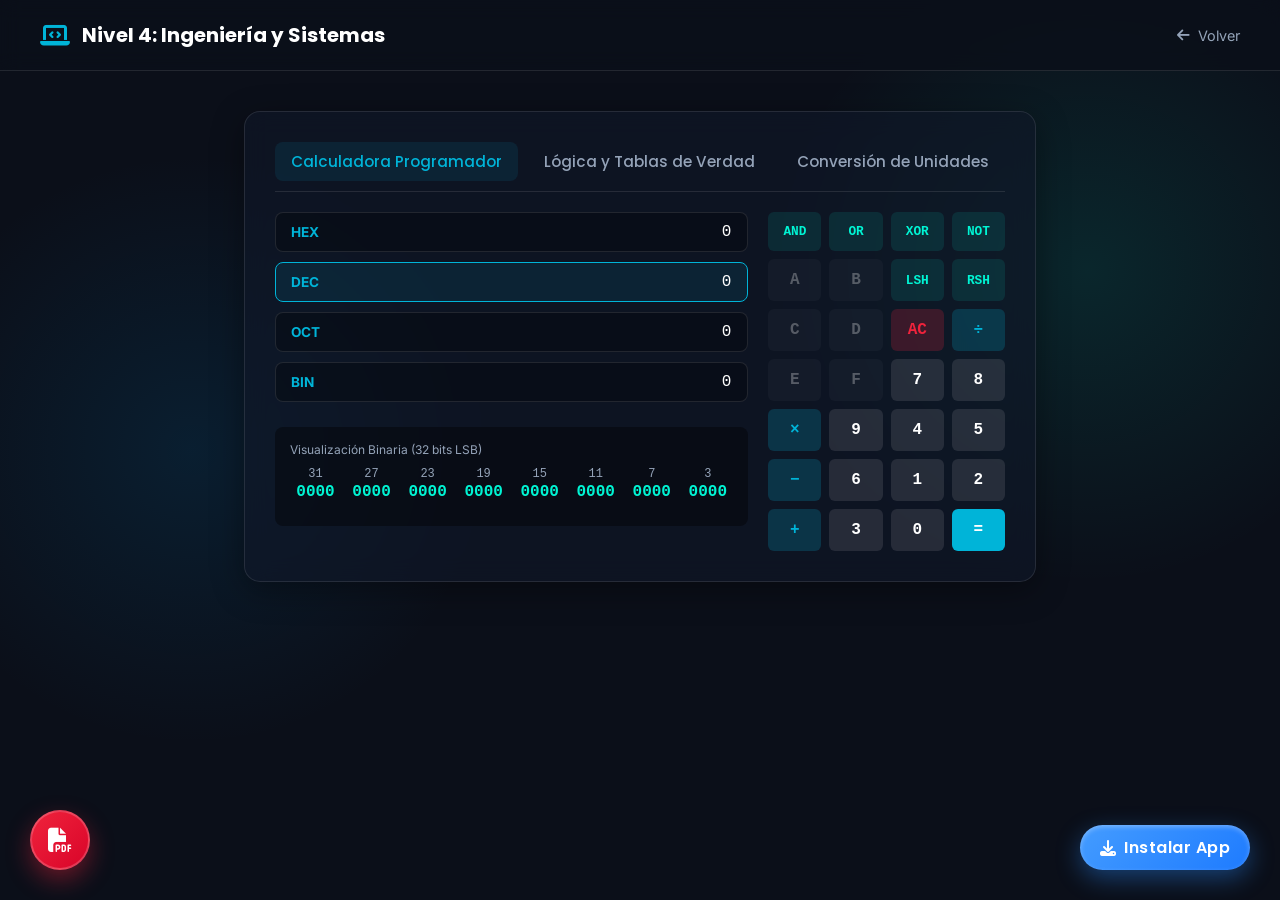
<file: 4. Nivel Superior y Profesional (Ingeniería y Sistemas)/index.html>
<!DOCTYPE html>
<html lang="es">
<head>
    <meta charset="UTF-8">
    <meta name="viewport" content="width=device-width, initial-scale=1.0">
    <title>Nivel Superior | EduConectRuben</title>
    
    <link rel="stylesheet" href="../assets/css/global.css">
    <link rel="stylesheet" href="https://cdnjs.cloudflare.com/ajax/libs/font-awesome/6.5.1/css/all.min.css">
    
    <style>
        .app-container { max-width: 900px; margin: 40px auto; padding: 30px; }
        
        /* Programmer Calc Layout */
        .prog-grid { display: grid; grid-template-columns: 2fr 1fr; gap: 20px; }
        
        .prog-bases { display: flex; flex-direction: column; gap: 10px; }
        .base-row { 
            display: flex; align-items: center; background: rgba(0,0,0,0.3);
            padding: 10px 15px; border-radius: 8px; border: 1px solid var(--clr-border);
            cursor: pointer; transition: var(--transition);
        }
        .base-row:hover { background: rgba(255,255,255,0.05); }
        .base-row.active { border-color: var(--clr-primary); background: rgba(0, 180, 216, 0.1); }
        .base-label { width: 45px; font-weight: bold; color: var(--clr-primary); font-size: 0.85rem; }
        .base-val { flex: 1; font-family: var(--font-mono); text-align: right; letter-spacing: 1px; word-break: break-all;}
        
        .prog-keypad { display: grid; grid-template-columns: repeat(4, 1fr); gap: 8px; }
        .btn-c {
            padding: 12px 5px; font-size: 1rem; font-weight: bold; border: none;
            border-radius: 6px; cursor: pointer; background: rgba(255, 255, 255, 0.1);
            color: var(--clr-text-main); transition: var(--transition); font-family: var(--font-mono);
        }
        .btn-c:hover { background: rgba(255, 255, 255, 0.2); }
        .btn-c:active { transform: scale(0.95); }
        .btn-c:disabled { opacity: 0.3; cursor: not-allowed; }
        .btn-c.op { background: rgba(0, 180, 216, 0.2); color: var(--clr-primary); }
        .btn-c.ac { background: rgba(239, 35, 60, 0.2); color: var(--clr-danger); }
        .btn-c.eq { background: var(--clr-primary); color: white; }
        .btn-c.bit { background: rgba(0, 245, 212, 0.1); color: var(--clr-accent); font-size: 0.8rem; }
        
        .bits-display {
            grid-column: 1 / -1; display: grid; grid-template-columns: repeat(8, 1fr); gap: 5px; margin-bottom: 10px;
        }
        .bit-block { text-align: center; font-size: 0.75rem; color: var(--clr-text-muted); font-family: var(--font-mono); }
        .bit-val { font-size: 1rem; font-weight: bold; color: var(--clr-accent); margin-top: 2px; }

        @media(max-width: 768px) { .prog-grid { grid-template-columns: 1fr; } }
    </style>

    <!-- Open Graph / Redes Sociales -->
    <meta property="og:title" content="Calculadoras Educativas Pro">
    <meta property="og:description" content="Suite profesional de calculadoras multifuncionales para estudiantes e ingenieros. Aritmética, Geometría Analítica, Sistemas, Lógica Proposicional y más.">
    <meta property="og:image" content="https://calculadora-por-niveles.netlify.app/instalar/share-icon.png">
    <meta property="og:url" content="https://calculadora-por-niveles.netlify.app/">
    <meta property="og:type" content="website">

    <!-- PWA Manifest -->
    <link rel="manifest" href="/instalar/manifest.json">
    <meta name="theme-color" content="#00b4d8">


    <!-- Favicon -->
    <link rel="icon" type="image/png" href="/instalar/icon-192.png">

</head>
<body>
    <nav class="top-nav">
        <div class="nav-brand"><i class="fa-solid fa-laptop-code"></i> Nivel 4: Ingeniería y Sistemas</div>
        <a href="../index.html" class="nav-back"><i class="fa-solid fa-arrow-left"></i> Volver</a>
    </nav>

    <main class="app-container glass-panel">
        <div class="tabs-container">
            <button class="tab-btn active" data-target="tab-prog">Calculadora Programador</button>
            <button class="tab-btn" data-target="tab-logic">Lógica y Tablas de Verdad</button>
            <button class="tab-btn" data-target="tab-info">Conversión de Unidades</button>
        </div>

        <!-- Programador -->
        <section id="tab-prog" class="tab-content active">
            <div class="prog-grid">
                
                <!-- Display y Bases -->
                <div class="prog-bases">
                    <div class="base-row" onclick="setBase(16)" id="row-hex">
                        <span class="base-label">HEX</span><span class="base-val" id="val-hex">0</span>
                    </div>
                    <div class="base-row active" onclick="setBase(10)" id="row-dec">
                        <span class="base-label">DEC</span><span class="base-val" id="val-dec">0</span>
                    </div>
                    <div class="base-row" onclick="setBase(8)" id="row-oct">
                        <span class="base-label">OCT</span><span class="base-val" id="val-oct">0</span>
                    </div>
                    <div class="base-row" onclick="setBase(2)" id="row-bin">
                        <span class="base-label">BIN</span><span class="base-val" id="val-bin">0</span>
                    </div>

                    <!-- Representación de Bits (64-bit visual approximation: 32 bits shown) -->
                    <div style="margin-top: 15px; padding: 15px; background: rgba(0,0,0,0.4); border-radius: 8px;">
                        <div style="font-size: 0.75rem; color: var(--clr-text-muted); margin-bottom: 10px;">Visualización Binaria (32 bits LSB)</div>
                        <div class="bits-display" id="bits-container">
                            <!-- JS will populate 8 blocks of 4 bits -->
                        </div>
                    </div>
                </div>

                <!-- Teclado -->
                <div class="prog-keypad">
                    <!-- Fila 1: Bitwise -->
                    <button class="btn-c bit" onclick="setOp('&')">AND</button>
                    <button class="btn-c bit" onclick="setOp('|')">OR</button>
                    <button class="btn-c bit" onclick="setOp('^')">XOR</button>
                    <button class="btn-c bit" onclick="calcNot()">NOT</button>

                    <!-- Fila 2: Letras HEX -->
                    <button class="btn-c hex-key" onclick="append('A')" disabled>A</button>
                    <button class="btn-c hex-key" onclick="append('B')" disabled>B</button>
                    <button class="btn-c bit" onclick="setOp('<<')">LSH</button>
                    <button class="btn-c bit" onclick="setOp('>>')">RSH</button>
                    
                    <!-- Fila 3 -->
                    <button class="btn-c hex-key" onclick="append('C')" disabled>C</button>
                    <button class="btn-c hex-key" onclick="append('D')" disabled>D</button>
                    <button class="btn-c ac" onclick="clearProg()">AC</button>
                    <button class="btn-c op" onclick="setOp('/')">÷</button>
                    
                    <!-- Fila 4 -->
                    <button class="btn-c hex-key" onclick="append('E')" disabled>E</button>
                    <button class="btn-c hex-key" onclick="append('F')" disabled>F</button>
                    <button class="btn-c" onclick="append('7')" id="k7">7</button>
                    <button class="btn-c" onclick="append('8')" id="k8">8</button>
                    
                    <!-- Fila 5 -->
                    <button class="btn-c op" onclick="setOp('*')">×</button>
                    <button class="btn-c" onclick="append('9')" id="k9">9</button>
                    <button class="btn-c" onclick="append('4')" id="k4">4</button>
                    <button class="btn-c" onclick="append('5')" id="k5">5</button>
                    
                    <!-- Fila 6 -->
                    <button class="btn-c op" onclick="setOp('-')">−</button>
                    <button class="btn-c" onclick="append('6')" id="k6">6</button>
                    <button class="btn-c" onclick="append('1')" id="k1">1</button>
                    <button class="btn-c" onclick="append('2')" id="k2">2</button>
                    
                    <!-- Fila 7 -->
                    <button class="btn-c op" onclick="setOp('+')">+</button>
                    <button class="btn-c" onclick="append('3')" id="k3">3</button>
                    <button class="btn-c" onclick="append('0')" id="k0">0</button>
                    <button class="btn-c eq" onclick="calcEq()">=</button>
                </div>
            </div>
        </section>

        <!-- Lógica Proposicional -->
        <section id="tab-logic" class="tab-content">
            <div style="background: rgba(0,0,0,0.2); padding: 20px; border-radius: 12px; margin-bottom: 20px; border: 1px solid var(--clr-border);">
                <p class="helper-text" style="text-align:left;">
                    <strong>Generador de Tablas de Verdad</strong><br>
                    Usa las variables <code>p, q, r</code>. Puedes escribir usando los botones o teclado.<br>
                </p>
                
                <div class="input-group">
                    <input type="text" id="logic-expr" class="input-field" placeholder="Ej: (p AND q) OR (NOT r)" style="font-family: var(--font-mono); font-size: 1.2rem;">
                </div>
                
                <div style="display:flex; gap:10px; flex-wrap:wrap; margin-top:15px; justify-content:center;">
                    <button class="btn-c bit" style="padding:8px 15px;" onclick="addLogic(' AND ')">AND (∧)</button>
                    <button class="btn-c bit" style="padding:8px 15px;" onclick="addLogic(' OR ')">OR (∨)</button>
                    <button class="btn-c bit" style="padding:8px 15px;" onclick="addLogic(' NOT ')">NOT (~)</button>
                    <button class="btn-c bit" style="padding:8px 15px;" onclick="addLogic(' -> ')">IMPLICA (→)</button>
                    <button class="btn-c bit" style="padding:8px 15px;" onclick="addLogic(' <-> ')">BICOND. (↔)</button>
                    <button class="btn-c bit" style="padding:8px 15px;" onclick="addLogic(' XOR ')">XOR (⊕)</button>
                    <button class="btn-c bit" style="padding:8px 15px;" onclick="addLogic('p')">p</button>
                    <button class="btn-c bit" style="padding:8px 15px;" onclick="addLogic('q')">q</button>
                    <button class="btn-c bit" style="padding:8px 15px;" onclick="addLogic('r')">r</button>
                    <button class="btn-c bit" style="padding:8px 15px;" onclick="addLogic('(')">(</button>
                    <button class="btn-c bit" style="padding:8px 15px;" onclick="addLogic(')')">)</button>
                </div>
            </div>

            <button class="btn-primary" onclick="solveLogic()"><i class="fa-solid fa-table"></i> Generar Tabla de Verdad</button>
            <button class="btn-primary" style="background:rgba(255,255,255,0.1); margin-top:10px;" onclick="clearSection('tab-logic', 'logic-result')">Limpiar Datos</button>
            <div id="logic-result"></div>
        </section>

        <!-- Conversión Informática -->
        <section id="tab-info" class="tab-content">
            <p class="helper-text">Conversión de unidades de almacenamiento de datos</p>
            <div class="grid-2">
                <div class="input-group">
                    <label>Valor a Convertir:</label>
                    <input type="number" id="info-val" class="input-field" value="1">
                </div>
                <div class="input-group">
                    <label>Unidad de Origen:</label>
                    <select id="info-from" class="input-field">
                        <option value="1">Bytes (B)</option>
                        <option value="1024">Kilobytes (KB)</option>
                        <option value="1048576" selected>Megabytes (MB)</option>
                        <option value="1073741824">Gigabytes (GB)</option>
                        <option value="1099511627776">Terabytes (TB)</option>
                    </select>
                </div>
            </div>
            <button class="btn-primary" onclick="solveInfo()"><i class="fa-solid fa-bolt"></i> Convertir a Todas las Unidades</button>
            <button class="btn-primary" style="background:rgba(255,255,255,0.1); margin-top:10px;" onclick="clearSection('tab-info', 'info-result')">Limpiar Datos</button>
            <div id="info-result"></div>
        </section>

    </main>

    <script src="../assets/js/global.js"></script>
    <script>
        // --- PROGRAMMER CALCULATOR ---
        let currentBase = 10;
        let currentValue = 0n; // Use BigInt to prevent overflow in bitwise ops
        let pendingOp = null;
        let pendingValue = null;
        let isNewInput = true;

        function renderBits() {
            const container = document.getElementById('bits-container');
            container.innerHTML = '';
            
            // Get 32-bit representation
            const masked = BigInt.asIntN(32, currentValue);
            let binStr = (masked < 0n ? (~-masked).toString(2) : masked.toString(2)).padStart(32, '0');
            if(binStr.length > 32) binStr = binStr.substring(binStr.length - 32);

            for(let i=0; i<8; i++) {
                const chunk = binStr.substring(i*4, i*4+4);
                container.innerHTML += `<div class="bit-block">${31 - i*4}<div class="bit-val">${chunk}</div></div>`;
            }
        }

        function updateDisplays() {
            document.getElementById('val-hex').innerText = currentValue.toString(16).toUpperCase();
            document.getElementById('val-dec').innerText = currentValue.toString(10);
            document.getElementById('val-oct').innerText = currentValue.toString(8);
            document.getElementById('val-bin').innerText = currentValue.toString(2);
            renderBits();
        }

        function setBase(base) {
            currentBase = base;
            document.querySelectorAll('.base-row').forEach(r => r.classList.remove('active'));
            if(base===16) document.getElementById('row-hex').classList.add('active');
            if(base===10) document.getElementById('row-dec').classList.add('active');
            if(base===8) document.getElementById('row-oct').classList.add('active');
            if(base===2) document.getElementById('row-bin').classList.add('active');

            // Update keys based on base
            document.querySelectorAll('.hex-key').forEach(k => k.disabled = base !== 16);
            document.getElementById('k9').disabled = base < 10;
            document.getElementById('k8').disabled = base < 10;
            document.getElementById('k7').disabled = base < 8;
            document.getElementById('k6').disabled = base < 8;
            document.getElementById('k5').disabled = base < 8;
            document.getElementById('k4').disabled = base < 8;
            document.getElementById('k3').disabled = base < 8;
            document.getElementById('k2').disabled = base < 8;
        }

        function append(char) {
            if (isNewInput) {
                currentValue = BigInt(parseInt(char, currentBase));
                isNewInput = false;
            } else {
                const str = currentValue.toString(currentBase) + char;
                try { currentValue = BigInt("0x" + parseInt(str, currentBase).toString(16)); }
                catch(e){} // ignore overflow/parse err temporarily
            }
            updateDisplays();
        }

        function setOp(op) {
            if (pendingOp !== null && !isNewInput) calcEq();
            pendingOp = op;
            pendingValue = currentValue;
            isNewInput = true;
        }

        function calcEq() {
            if (pendingOp === null || pendingValue === null) return;
            let res = 0n;
            if(pendingOp === '+') res = pendingValue + currentValue;
            if(pendingOp === '-') res = pendingValue - currentValue;
            if(pendingOp === '*') res = pendingValue * currentValue;
            if(pendingOp === '/') res = currentValue !== 0n ? pendingValue / currentValue : 0n;
            
            // Bitwise (limit to 32 bits for typical programmer calc feel)
            let a32 = BigInt.asIntN(32, pendingValue);
            let b32 = BigInt.asIntN(32, currentValue);
            
            if(pendingOp === '&') res = a32 & b32;
            if(pendingOp === '|') res = a32 | b32;
            if(pendingOp === '^') res = a32 ^ b32;
            if(pendingOp === '<<') res = a32 << b32;
            if(pendingOp === '>>') res = a32 >> b32;

            currentValue = res;
            pendingOp = null;
            isNewInput = true;
            updateDisplays();
        }

        function calcNot() {
            currentValue = ~BigInt.asIntN(32, currentValue);
            isNewInput = true;
            updateDisplays();
        }

        function clearProg() {
            currentValue = 0n; pendingOp = null; pendingValue = null; isNewInput = true;
            updateDisplays();
        }

        // Initialize
        setBase(10);
        updateDisplays();

        // --- CONVERSIÓN DE UNIDADES ---
        function solveInfo() {
            const val = parseFloat(document.getElementById('info-val').value);
            const mult = parseFloat(document.getElementById('info-from').value);
            if (isNaN(val)) { showResult('info-result', 'Error: Ingresa un valor numérico.', 'error'); return; }

            const bytes = val * mult;
            const html = `
                <div style="display:grid; grid-template-columns: 1fr 1fr; gap:10px;">
                    <div><strong>Bytes (B):</strong> ${bytes}</div>
                    <div><strong>Kilobytes (KB):</strong> ${(bytes / 1024).toFixed(4)}</div>
                    <div><strong>Megabytes (MB):</strong> ${(bytes / 1048576).toFixed(4)}</div>
                    <div><strong>Gigabytes (GB):</strong> ${(bytes / 1073741824).toFixed(4)}</div>
                    <div><strong>Terabytes (TB):</strong> ${(bytes / 1099511627776).toFixed(6)}</div>
                </div>
            `;
            showResult('info-result', html, 'success');
        }
        // --- LÓGICA PROPOSICIONAL ---
        function addLogic(str) {
            const el = document.getElementById('logic-expr');
            el.value += str;
            el.focus();
        }

        function solveLogic() {
            let expr = document.getElementById('logic-expr').value.trim();
            if(!expr) { showResult('logic-result', 'Error: Ingresa una expresión lógica.', 'error'); return; }
            
            // Detect variables used (using \b to avoid matching 'r' in 'OR' or 'XOR')
            const vars = [];
            if(/\bp\b/i.test(expr)) vars.push('p');
            if(/\bq\b/i.test(expr)) vars.push('q');
            if(/\br\b/i.test(expr)) vars.push('r');
            
            if(vars.length === 0) {
                showResult('logic-result', 'Error: Usa al menos una variable (p, q, r).', 'error'); return;
            }

            // Convert logical operators to JS
            let jsExpr = expr.toLowerCase()
                .replace(/<->/g, ' === ')
                .replace(/->/g, ' <= ') // false <= false (T), false <= true (T), true <= false (F), true <= true (T). Works for implies!
                .replace(/\band\b/g, ' && ')
                .replace(/\bor\b/g, ' || ')
                .replace(/\bxor\b/g, ' !== ') // for booleans, XOR is !==
                .replace(/\bnot\b/g, ' ! ')
                .replace(/~/g, ' ! ');

            try {
                // Test evaluation syntax
                new Function('p', 'q', 'r', 'return ' + jsExpr);
            } catch(e) {
                showResult('logic-result', 'Error de sintaxis en la expresión. Revisa los paréntesis y conectores.', 'error'); return;
            }

            const func = new Function('p', 'q', 'r', 'return !!(' + jsExpr + ');');
            const rows = 1 << vars.length; // 2^n
            let html = `<table style="width:100%; text-align:center; border-collapse:collapse; margin-top:10px;">
                        <tr style="background:var(--clr-primary); color:white;">`;
            
            vars.forEach(v => html += `<th style="padding:10px; border:1px solid rgba(255,255,255,0.2);">${v.toUpperCase()}</th>`);
            html += `<th style="padding:10px; border:1px solid rgba(255,255,255,0.2); background:rgba(0,0,0,0.3);">Resultado</th></tr>`;

            let trues = 0; let falses = 0;

            for(let i = 0; i < rows; i++) {
                // Generate truth values. Standard order: T T T, T T F, etc.
                // We map 0 to True and 1 to False so standard truth table order is preserved if we loop 0 to rows-1.
                // Actually, let's loop 0 to rows-1 where bit 1 is T and 0 is F, then reverse index to match standard T/F.
                let p = vars.includes('p') ? !((i >> (vars.length - 1 - vars.indexOf('p'))) & 1) : false;
                let q = vars.includes('q') ? !((i >> (vars.length - 1 - vars.indexOf('q'))) & 1) : false;
                let r = vars.includes('r') ? !((i >> (vars.length - 1 - vars.indexOf('r'))) & 1) : false;

                const res = func(p, q, r);
                if(res) trues++; else falses++;

                html += `<tr style="border:1px solid rgba(255,255,255,0.1);">`;
                vars.forEach(v => {
                    const val = (v==='p'?p : v==='q'?q : r);
                    html += `<td style="padding:8px; border:1px solid rgba(255,255,255,0.1); color:${val?'#00f5d4':'#ef233c'}">${val?'V':'F'}</td>`;
                });
                html += `<td style="padding:8px; border:1px solid rgba(255,255,255,0.1); background:rgba(0,0,0,0.2); font-weight:bold; color:${res?'#00f5d4':'#ef233c'}">${res?'V':'F'}</td>`;
                html += `</tr>`;
            }
            html += `</table>`;

            let conclusion = "Contingencia (Valores Verdaderos y Falsos)";
            if(trues === rows) conclusion = "Tautología (Siempre Verdadero)";
            if(falses === rows) conclusion = "Contradicción (Siempre Falso)";

            html += `<div style="margin-top:15px; font-size:1.2rem; font-weight:bold; color:var(--clr-accent);">${conclusion}</div>`;

            showResult('logic-result', html, 'success');
        }

    </script>

    <!-- PWA Installation Script -->
    <script src="/instalar/pwa.js"></script>

</body>
</html>
</file>
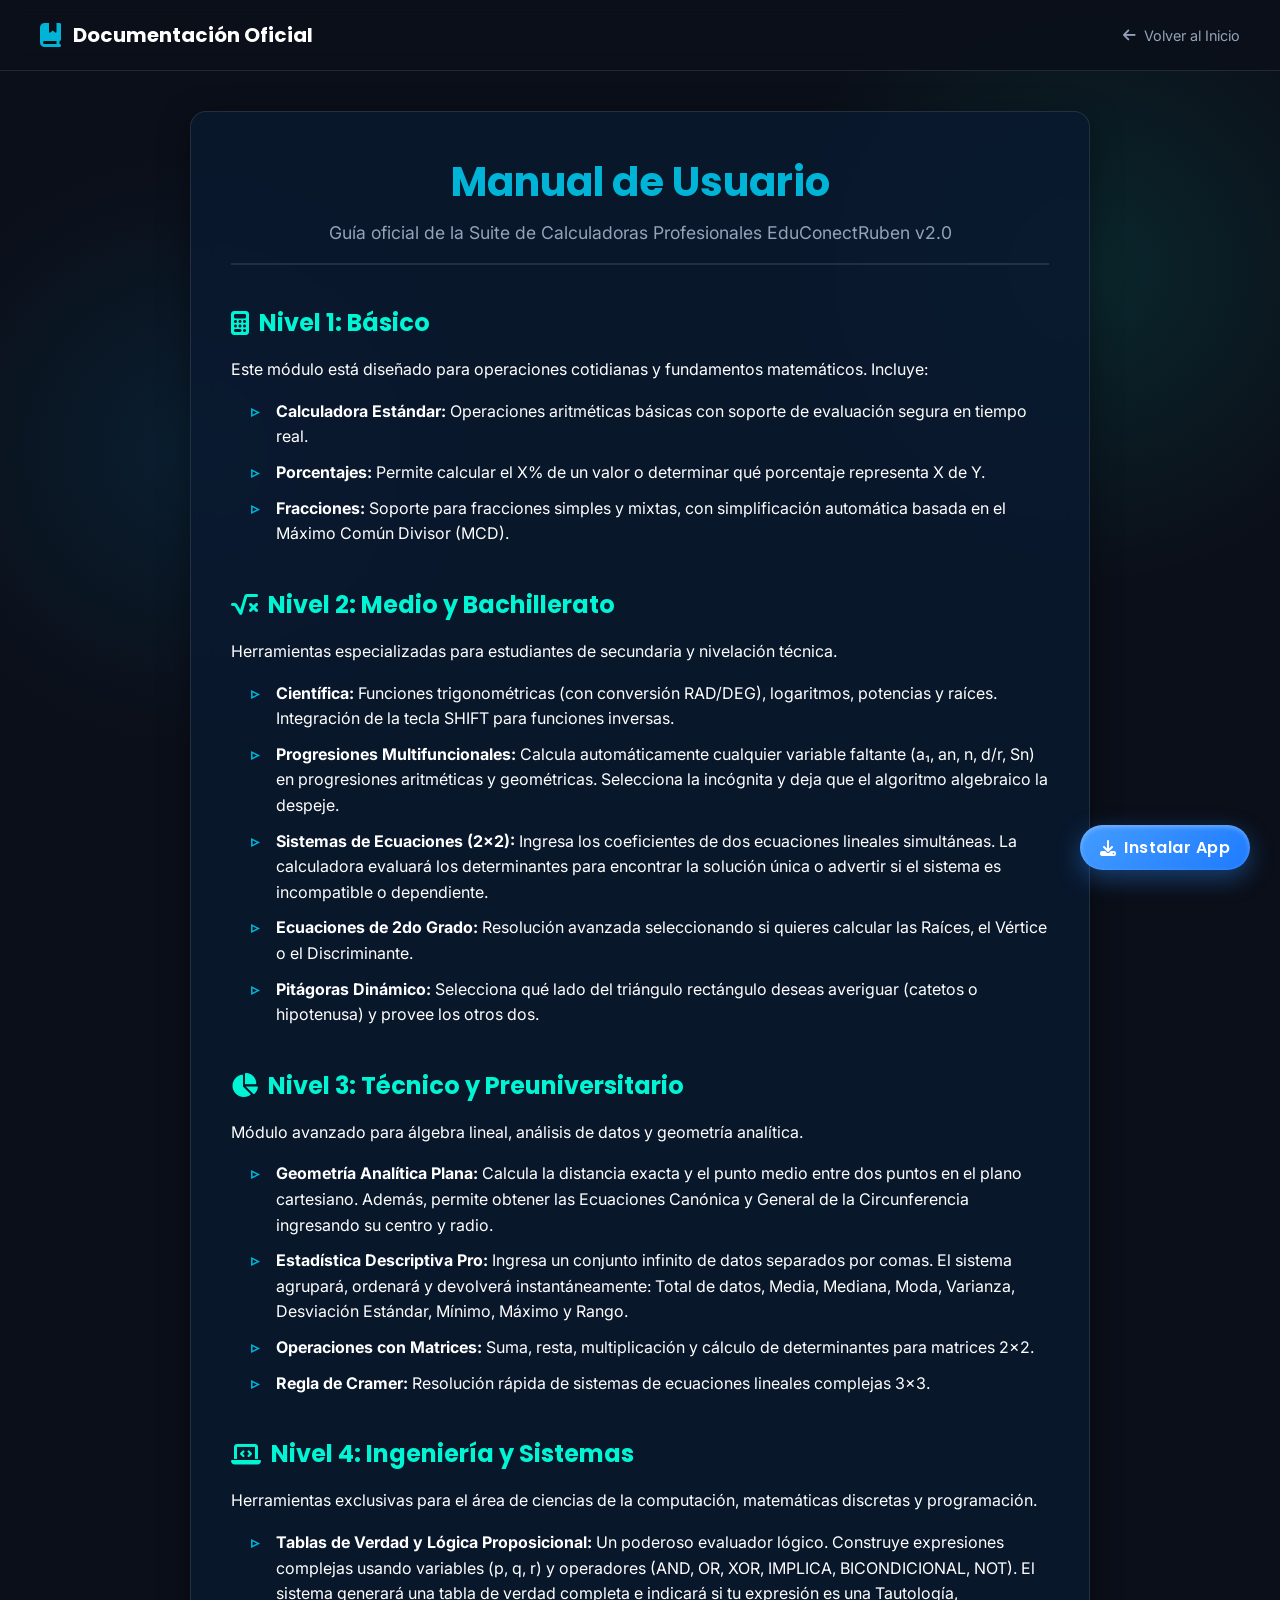
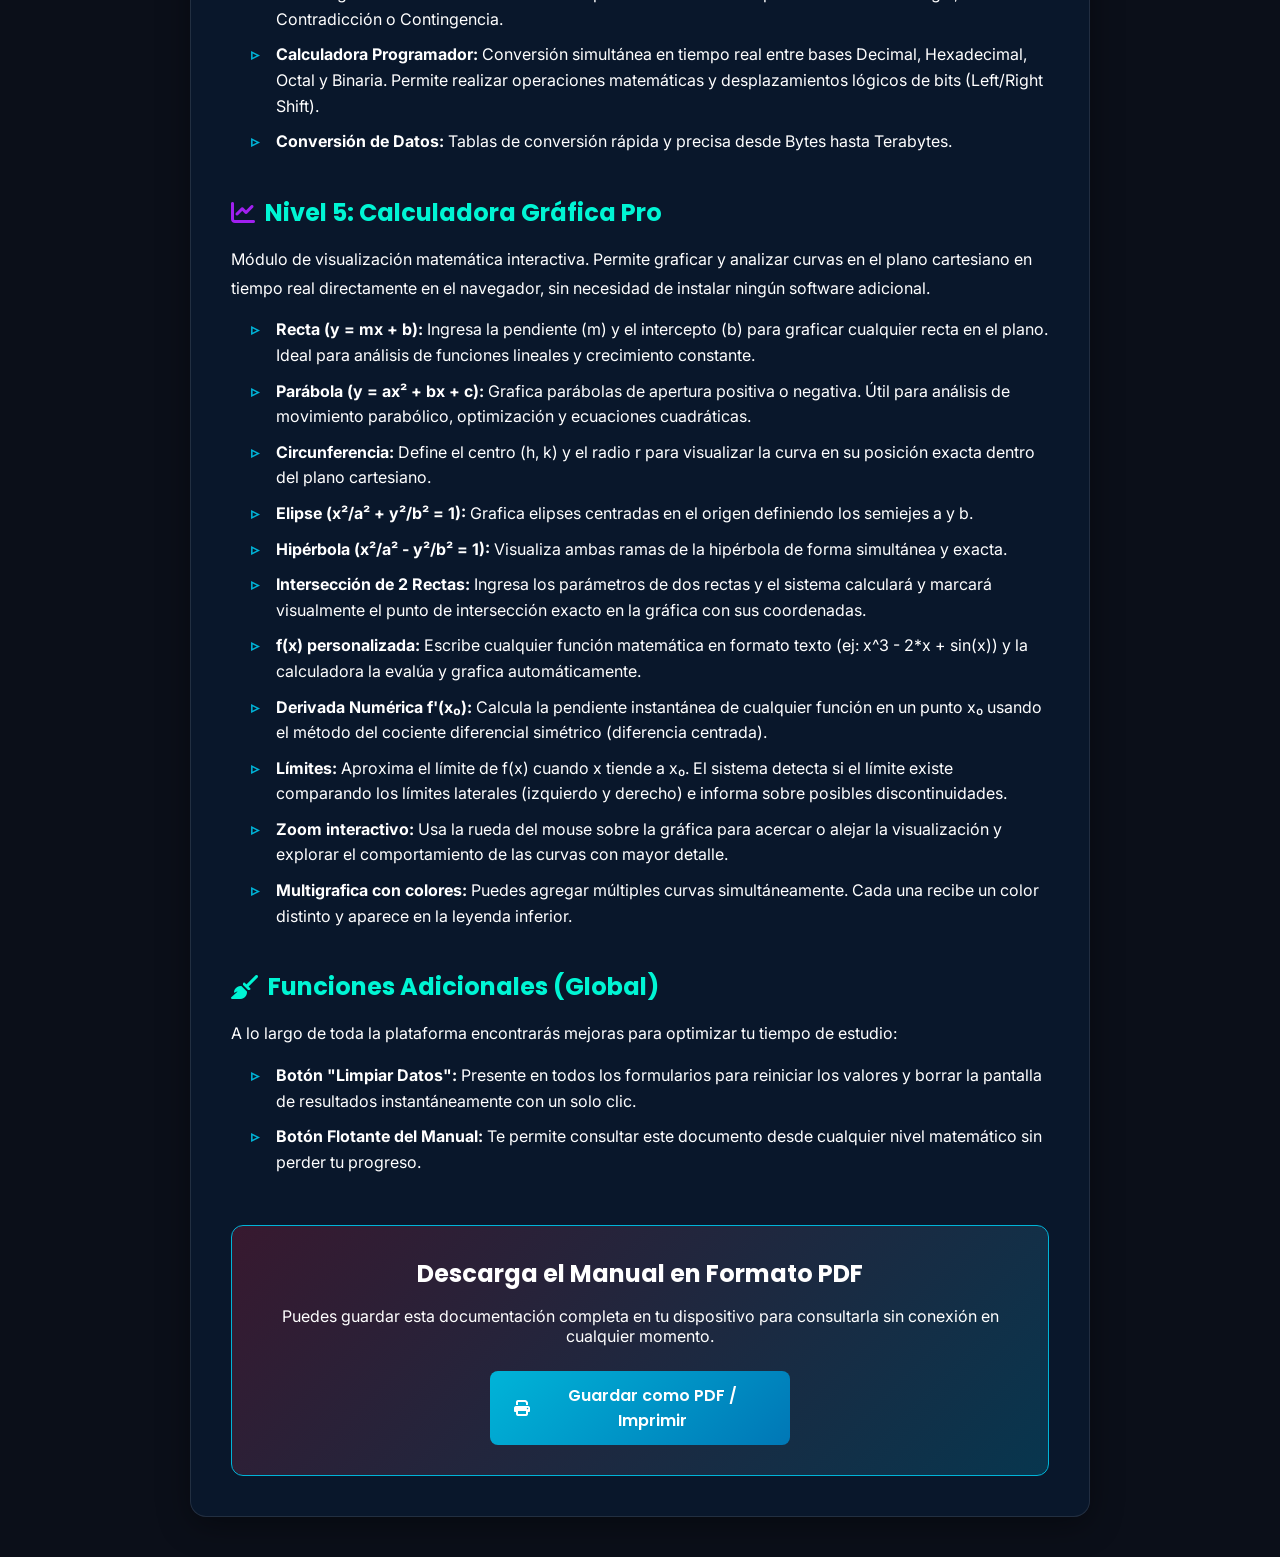
<file: 6. manual/index.html>
<!DOCTYPE html>
<html lang="es">
<head>
    <meta charset="UTF-8">
    <meta name="viewport" content="width=device-width, initial-scale=1.0">
    <title>Manual de Usuario | EduConectRuben</title>
    
    <link rel="stylesheet" href="../assets/css/global.css">
    <link rel="stylesheet" href="https://cdnjs.cloudflare.com/ajax/libs/font-awesome/6.5.1/css/all.min.css">
    
    <style>
        .app-container { max-width: 900px; margin: 40px auto; padding: 40px; background: rgba(10, 25, 47, 0.85); }
        
        .doc-header { text-align: center; margin-bottom: 40px; border-bottom: 2px solid var(--clr-border); padding-bottom: 20px; }
        .doc-header h1 { color: var(--clr-primary); font-size: 2.5rem; margin-bottom: 10px; }
        .doc-header p { color: var(--clr-text-muted); font-size: 1.1rem; }

        .doc-section { margin-bottom: 40px; }
        .doc-section h2 { color: var(--clr-accent); font-size: 1.5rem; margin-bottom: 15px; display: flex; align-items: center; gap: 10px; }
        .doc-section p { line-height: 1.8; color: var(--clr-text-main); margin-bottom: 15px; font-size: 1rem; }
        .doc-section ul { list-style: none; padding-left: 20px; margin-bottom: 15px; }
        .doc-section ul li { position: relative; padding-left: 25px; margin-bottom: 10px; line-height: 1.6; }
        .doc-section ul li::before { content: '▹'; position: absolute; left: 0; color: var(--clr-primary); font-weight: bold; }

        .download-banner {
            background: linear-gradient(135deg, rgba(239, 35, 60, 0.2), rgba(0, 180, 216, 0.2));
            border: 1px solid var(--clr-primary); padding: 30px; border-radius: 12px; text-align: center; margin-top: 50px;
        }

        /* Ocultar elementos UI al imprimir para generar un PDF limpio */
        @media print {
            body { background: #fff; color: #000; }
            .top-nav, .floating-manual-btn, .btn-primary, .particles { display: none !important; }
            .app-container { box-shadow: none; border: none; background: #fff; padding: 0; }
            .doc-header h1 { color: #000; }
            .doc-section h2 { color: #333; border-bottom: 1px solid #ccc; padding-bottom: 5px; }
            .doc-section p, .doc-section ul li { color: #222; }
            .download-banner { display: none; }
        }
    </style>

    <!-- Open Graph / Redes Sociales -->
    <meta property="og:title" content="Calculadoras Educativas Pro">
    <meta property="og:description" content="Suite profesional de calculadoras multifuncionales para estudiantes e ingenieros. Aritmética, Geometría Analítica, Sistemas, Lógica Proposicional y más.">
    <meta property="og:image" content="https://calculadora-por-niveles.netlify.app/instalar/share-icon.png">
    <meta property="og:url" content="https://calculadora-por-niveles.netlify.app/">
    <meta property="og:type" content="website">

    <!-- PWA Manifest -->
    <link rel="manifest" href="/instalar/manifest.json">
    <meta name="theme-color" content="#00b4d8">


    <!-- Favicon -->
    <link rel="icon" type="image/png" href="/instalar/icon-192.png">

</head>
<body>
    <nav class="top-nav">
        <div class="nav-brand"><i class="fa-solid fa-book-bookmark"></i> Documentación Oficial</div>
        <a href="../index.html" class="nav-back"><i class="fa-solid fa-arrow-left"></i> Volver al Inicio</a>
    </nav>

    <main class="app-container glass-panel">
        
        <div class="doc-header">
            <h1>Manual de Usuario</h1>
            <p>Guía oficial de la Suite de Calculadoras Profesionales EduConectRuben v2.0</p>
        </div>

        <div class="doc-section" id="man-nivel1">
            <h2><i class="fa-solid fa-calculator"></i> Nivel 1: Básico</h2>
            <p>Este módulo está diseñado para operaciones cotidianas y fundamentos matemáticos. Incluye:</p>
            <ul>
                <li><strong>Calculadora Estándar:</strong> Operaciones aritméticas básicas con soporte de evaluación segura en tiempo real.</li>
                <li><strong>Porcentajes:</strong> Permite calcular el X% de un valor o determinar qué porcentaje representa X de Y.</li>
                <li><strong>Fracciones:</strong> Soporte para fracciones simples y mixtas, con simplificación automática basada en el Máximo Común Divisor (MCD).</li>
            </ul>
        </div>

        <div class="doc-section" id="man-nivel2">
            <h2><i class="fa-solid fa-square-root-variable"></i> Nivel 2: Medio y Bachillerato</h2>
            <p>Herramientas especializadas para estudiantes de secundaria y nivelación técnica.</p>
            <ul>
                <li><strong>Científica:</strong> Funciones trigonométricas (con conversión RAD/DEG), logaritmos, potencias y raíces. Integración de la tecla SHIFT para funciones inversas.</li>
                <li><strong>Progresiones Multifuncionales:</strong> Calcula automáticamente cualquier variable faltante (a₁, an, n, d/r, Sn) en progresiones aritméticas y geométricas. Selecciona la incógnita y deja que el algoritmo algebraico la despeje.</li>
                <li><strong>Sistemas de Ecuaciones (2x2):</strong> Ingresa los coeficientes de dos ecuaciones lineales simultáneas. La calculadora evaluará los determinantes para encontrar la solución única o advertir si el sistema es incompatible o dependiente.</li>
                <li><strong>Ecuaciones de 2do Grado:</strong> Resolución avanzada seleccionando si quieres calcular las Raíces, el Vértice o el Discriminante.</li>
                <li><strong>Pitágoras Dinámico:</strong> Selecciona qué lado del triángulo rectángulo deseas averiguar (catetos o hipotenusa) y provee los otros dos.</li>
            </ul>
        </div>

        <div class="doc-section" id="man-nivel3">
            <h2><i class="fa-solid fa-chart-pie"></i> Nivel 3: Técnico y Preuniversitario</h2>
            <p>Módulo avanzado para álgebra lineal, análisis de datos y geometría analítica.</p>
            <ul>
                <li><strong>Geometría Analítica Plana:</strong> Calcula la distancia exacta y el punto medio entre dos puntos en el plano cartesiano. Además, permite obtener las Ecuaciones Canónica y General de la Circunferencia ingresando su centro y radio.</li>
                <li><strong>Estadística Descriptiva Pro:</strong> Ingresa un conjunto infinito de datos separados por comas. El sistema agrupará, ordenará y devolverá instantáneamente: Total de datos, Media, Mediana, Moda, Varianza, Desviación Estándar, Mínimo, Máximo y Rango.</li>
                <li><strong>Operaciones con Matrices:</strong> Suma, resta, multiplicación y cálculo de determinantes para matrices 2x2.</li>
                <li><strong>Regla de Cramer:</strong> Resolución rápida de sistemas de ecuaciones lineales complejas 3x3.</li>
            </ul>
        </div>

        <div class="doc-section" id="man-nivel4">
            <h2><i class="fa-solid fa-laptop-code"></i> Nivel 4: Ingeniería y Sistemas</h2>
            <p>Herramientas exclusivas para el área de ciencias de la computación, matemáticas discretas y programación.</p>
            <ul>
                <li><strong>Tablas de Verdad y Lógica Proposicional:</strong> Un poderoso evaluador lógico. Construye expresiones complejas usando variables (p, q, r) y operadores (AND, OR, XOR, IMPLICA, BICONDICIONAL, NOT). El sistema generará una tabla de verdad completa e indicará si tu expresión es una Tautología, Contradicción o Contingencia.</li>
                <li><strong>Calculadora Programador:</strong> Conversión simultánea en tiempo real entre bases Decimal, Hexadecimal, Octal y Binaria. Permite realizar operaciones matemáticas y desplazamientos lógicos de bits (Left/Right Shift).</li>
                <li><strong>Conversión de Datos:</strong> Tablas de conversión rápida y precisa desde Bytes hasta Terabytes.</li>
            </ul>
        </div>

        <div class="doc-section" id="man-nivel5">
            <h2><i class="fa-solid fa-chart-line" style="color:#a020f0;"></i> Nivel 5: Calculadora Gráfica Pro</h2>
            <p>Módulo de visualización matemática interactiva. Permite graficar y analizar curvas en el plano cartesiano en tiempo real directamente en el navegador, sin necesidad de instalar ningún software adicional.</p>
            <ul>
                <li><strong>Recta (y = mx + b):</strong> Ingresa la pendiente (m) y el intercepto (b) para graficar cualquier recta en el plano. Ideal para análisis de funciones lineales y crecimiento constante.</li>
                <li><strong>Parábola (y = ax² + bx + c):</strong> Grafica parábolas de apertura positiva o negativa. Útil para análisis de movimiento parabólico, optimización y ecuaciones cuadráticas.</li>
                <li><strong>Circunferencia:</strong> Define el centro (h, k) y el radio r para visualizar la curva en su posición exacta dentro del plano cartesiano.</li>
                <li><strong>Elipse (x²/a² + y²/b² = 1):</strong> Grafica elipses centradas en el origen definiendo los semiejes a y b.</li>
                <li><strong>Hipérbola (x²/a² - y²/b² = 1):</strong> Visualiza ambas ramas de la hipérbola de forma simultánea y exacta.</li>
                <li><strong>Intersección de 2 Rectas:</strong> Ingresa los parámetros de dos rectas y el sistema calculará y marcará visualmente el punto de intersección exacto en la gráfica con sus coordenadas.</li>
                <li><strong>f(x) personalizada:</strong> Escribe cualquier función matemática en formato texto (ej: x^3 - 2*x + sin(x)) y la calculadora la evalúa y grafica automáticamente.</li>
                <li><strong>Derivada Numérica f'(x₀):</strong> Calcula la pendiente instantánea de cualquier función en un punto x₀ usando el método del cociente diferencial simétrico (diferencia centrada).</li>
                <li><strong>Límites:</strong> Aproxima el límite de f(x) cuando x tiende a x₀. El sistema detecta si el límite existe comparando los límites laterales (izquierdo y derecho) e informa sobre posibles discontinuidades.</li>
                <li><strong>Zoom interactivo:</strong> Usa la rueda del mouse sobre la gráfica para acercar o alejar la visualización y explorar el comportamiento de las curvas con mayor detalle.</li>
                <li><strong>Multigrafica con colores:</strong> Puedes agregar múltiples curvas simultáneamente. Cada una recibe un color distinto y aparece en la leyenda inferior.</li>
            </ul>
        </div>
        
        <div class="doc-section">
            <h2><i class="fa-solid fa-broom"></i> Funciones Adicionales (Global)</h2>
            <p>A lo largo de toda la plataforma encontrarás mejoras para optimizar tu tiempo de estudio:</p>
            <ul>
                <li><strong>Botón "Limpiar Datos":</strong> Presente en todos los formularios para reiniciar los valores y borrar la pantalla de resultados instantáneamente con un solo clic.</li>
                <li><strong>Botón Flotante del Manual:</strong> Te permite consultar este documento desde cualquier nivel matemático sin perder tu progreso.</li>
            </ul>
        </div>

        <div class="download-banner">
            <h3 style="margin-bottom: 15px; font-size: 1.5rem;">Descarga el Manual en Formato PDF</h3>
            <p style="margin-bottom: 25px;">Puedes guardar esta documentación completa en tu dispositivo para consultarla sin conexión en cualquier momento.</p>
            <button class="btn-primary" onclick="window.print()" style="max-width: 300px; margin: 0 auto;">
                <i class="fa-solid fa-print"></i> Guardar como PDF / Imprimir
            </button>
        </div>

    </main>

    <script src="../assets/js/global.js"></script>
    <script>
        document.addEventListener('DOMContentLoaded', () => {
            const params = new URLSearchParams(window.location.search);
            const printLvl = params.get('print');
            
            if (printLvl && printLvl !== 'all') {
                // Ocultar todas las secciones que no sean el nivel actual ni las adicionales
                document.querySelectorAll('.doc-section').forEach(sec => {
                    if (sec.id && sec.id.startsWith('man-nivel') && sec.id !== 'man-nivel' + printLvl) {
                        sec.style.display = 'none';
                    }
                });
                // Actualizar el título
                const subtitle = document.querySelector('.doc-header p');
                if(subtitle) subtitle.innerHTML = `Guía Específica de la Suite Pro - <strong>Nivel ${printLvl}</strong>`;
            }

            // Disparar el diálogo de impresión automáticamente si hay un query param
            if (printLvl) {
                setTimeout(() => {
                    window.print();
                }, 800);
            }
        });
    </script>

    <!-- PWA Installation Script -->
    <script src="/instalar/pwa.js"></script>

</body>
</html>
</file>
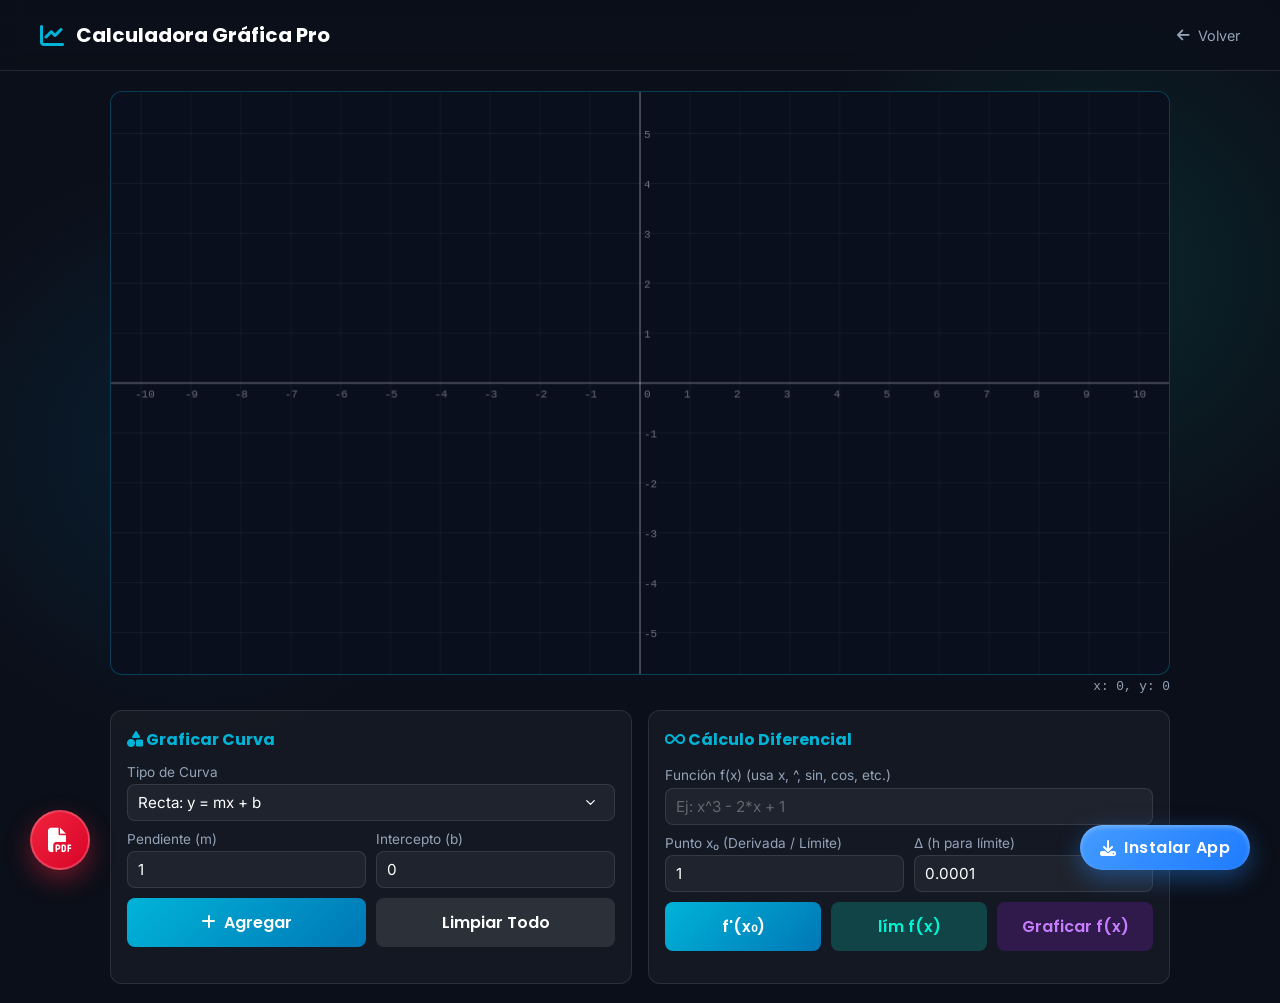
<file: grafica/index.html>
<!DOCTYPE html>
<html lang="es">
<head>
<meta charset="UTF-8">
<meta name="viewport" content="width=device-width, initial-scale=1.0">
<title>Calculadora Gráfica Pro | EduConectRuben</title>
<link rel="stylesheet" href="../assets/css/global.css">
<link rel="stylesheet" href="https://cdnjs.cloudflare.com/ajax/libs/font-awesome/6.5.1/css/all.min.css">
<link rel="manifest" href="/instalar/manifest.json">
<link rel="icon" type="image/png" href="/instalar/icon-192.png">
<style>
  body { margin: 0; }
  .app-wrap { max-width: 1100px; margin: 0 auto; padding: 20px; }
  #graph-canvas { background: #0a0f1e; border-radius: 12px; border: 1px solid rgba(0,180,216,0.3); display: block; width: 100%; cursor: crosshair; }
  .panel { display: grid; grid-template-columns: 1fr 1fr; gap: 16px; margin-top: 16px; }
  @media(max-width:700px){ .panel { grid-template-columns: 1fr; } }
  .ctrl-box { background: rgba(255,255,255,0.04); border: 1px solid rgba(255,255,255,0.1); border-radius: 12px; padding: 16px; }
  .ctrl-box h4 { margin: 0 0 12px; color: var(--clr-primary); font-size: 1rem; }
  .row { display: flex; gap: 10px; flex-wrap: wrap; margin-bottom: 10px; }
  .row label { font-size: 0.85rem; color: var(--clr-text-muted); display: block; margin-bottom: 4px; }
  .row .ig { flex: 1; min-width: 70px; }
  select.input-field, input.input-field { font-size: 0.95rem; padding: 8px 10px; }
  .curve-legend { display: flex; flex-wrap: wrap; gap: 8px; margin-top: 8px; }
  .legend-item { display: flex; align-items: center; gap: 6px; font-size: 0.8rem; background: rgba(0,0,0,0.3); padding: 4px 10px; border-radius: 20px; }
  .legend-dot { width: 10px; height: 10px; border-radius: 50%; }
  #result-box { margin-top: 16px; }
  .coord-display { font-family: monospace; font-size: 0.8rem; color: var(--clr-text-muted); text-align: right; margin-top: 4px; }
</style>
</head>
<body>
<nav class="top-nav">
  <div class="nav-brand"><i class="fa-solid fa-chart-line"></i> Calculadora Gráfica Pro</div>
  <a href="../index.html" class="nav-back"><i class="fa-solid fa-arrow-left"></i> Volver</a>
</nav>

<div class="app-wrap">
  <canvas id="graph-canvas" height="480"></canvas>
  <div class="coord-display" id="coord-display">x: 0, y: 0</div>

  <div class="panel">
    <!-- Curvas -->
    <div class="ctrl-box">
      <h4><i class="fa-solid fa-shapes"></i> Graficar Curva</h4>
      <div class="row">
        <div class="ig">
          <label>Tipo de Curva</label>
          <select id="curve-type" class="input-field" onchange="updateInputs()" style="width:100%">
            <option value="line">Recta: y = mx + b</option>
            <option value="parabola">Parábola: y = ax² + bx + c</option>
            <option value="circle">Circunferencia: (x-h)²+(y-k)²=r²</option>
            <option value="ellipse">Elipse: x²/a²+y²/b²=1</option>
            <option value="hyperbola">Hipérbola: x²/a²-y²/b²=1</option>
            <option value="intersect">Intersección 2 Rectas</option>
          </select>
        </div>
      </div>
      <div id="param-inputs" class="row"></div>
      <div class="row">
        <button class="btn-primary" onclick="addCurve()" style="flex:1"><i class="fa-solid fa-plus"></i> Agregar</button>
        <button class="btn-primary" onclick="clearAll()" style="background:rgba(255,255,255,0.1); flex:1">Limpiar Todo</button>
      </div>
      <div class="curve-legend" id="curve-legend"></div>
    </div>

    <!-- Cálculo -->
    <div class="ctrl-box">
      <h4><i class="fa-solid fa-infinity"></i> Cálculo Diferencial</h4>
      <div>
        <label style="font-size:0.85rem;color:var(--clr-text-muted);">Función f(x) (usa x, ^, sin, cos, etc.)</label>
        <input type="text" id="calc-fx" class="input-field" placeholder="Ej: x^3 - 2*x + 1" style="width:100%;margin-top:4px;">
      </div>
      <div class="row" style="margin-top:10px;">
        <div class="ig">
          <label>Punto x₀ (Derivada / Límite)</label>
          <input type="number" id="calc-x0" class="input-field" value="1" step="any">
        </div>
        <div class="ig">
          <label>Δ (h para límite)</label>
          <input type="number" id="calc-h" class="input-field" value="0.0001" step="any">
        </div>
      </div>
      <div class="row">
        <button class="btn-primary" onclick="calcDerivative()" style="flex:1">f'(x₀)</button>
        <button class="btn-primary" onclick="calcLimit()" style="background:rgba(0,245,212,0.2);color:var(--clr-accent);flex:1">lím f(x)</button>
        <button class="btn-primary" onclick="graphFx()" style="background:rgba(160,32,240,0.2);color:#c77dff;flex:1">Graficar f(x)</button>
      </div>
      <div id="result-box"></div>
    </div>
  </div>
</div>

<script src="../assets/js/global.js"></script>
<script>
const canvas = document.getElementById('graph-canvas');
const ctx = canvas.getContext('2d');
let W, H, ox, oy, scale = 50;
const COLORS = ['#00f5d4','#00b4d8','#f72585','#ffd60a','#a020f0','#ff6b6b','#06d6a0','#118ab2'];
let curves = [];

function resize() {
  W = canvas.offsetWidth; H = canvas.height = W * 0.55;
  canvas.width = W; ox = W/2; oy = H/2;
  draw();
}
window.addEventListener('resize', resize);

function toC(x, y) { return [ox + x*scale, oy - y*scale]; }
function fromC(px, py) { return [(px-ox)/scale, (oy-py)/scale]; }

function draw() {
  ctx.clearRect(0,0,W,H);
  // Grid
  ctx.strokeStyle = 'rgba(255,255,255,0.05)';
  ctx.lineWidth = 1;
  for(let x=ox%scale; x<W; x+=scale){ ctx.beginPath(); ctx.moveTo(x,0); ctx.lineTo(x,H); ctx.stroke(); }
  for(let y=oy%scale; y<H; y+=scale){ ctx.beginPath(); ctx.moveTo(0,y); ctx.lineTo(W,y); ctx.stroke(); }
  // Axes
  ctx.strokeStyle = 'rgba(255,255,255,0.3)'; ctx.lineWidth = 1.5;
  ctx.beginPath(); ctx.moveTo(0,oy); ctx.lineTo(W,oy); ctx.stroke();
  ctx.beginPath(); ctx.moveTo(ox,0); ctx.lineTo(ox,H); ctx.stroke();
  // Labels
  ctx.fillStyle='rgba(255,255,255,0.4)'; ctx.font='11px monospace';
  for(let i=Math.ceil(-ox/scale); i<=Math.floor((W-ox)/scale); i++){
    if(i===0) continue;
    const [cx]=toC(i,0); ctx.fillText(i, cx-6, oy+14);
  }
  for(let j=Math.ceil(-oy/scale); j<=Math.floor(oy/scale); j++){
    if(j===0) continue;
    const [,cy]=toC(0,j); ctx.fillText(j, ox+4, cy+4);
  }
  ctx.fillText('0', ox+4, oy+14);
  // Draw curves
  curves.forEach(c => drawCurve(c));
}

function drawCurve(c) {
  ctx.strokeStyle = c.color; ctx.lineWidth = 2.5; ctx.lineJoin='round';
  const xMin = -ox/scale, xMax=(W-ox)/scale;
  if(c.type==='line'){
    const {m,b}=c.params;
    ctx.beginPath();
    ctx.moveTo(...toC(xMin, m*xMin+b));
    ctx.lineTo(...toC(xMax, m*xMax+b));
    ctx.stroke();
  } else if(c.type==='parabola'||c.type==='fx'){
    ctx.beginPath(); let first=true;
    for(let px=0; px<=W; px+=1){
      const x=(px-ox)/scale;
      let y;
      if(c.type==='parabola'){ const{a,b,cc}=c.params; y=a*x*x+b*x+cc; }
      else { try{ y=safeEval(c.params.expr,x); }catch{continue;} }
      if(isNaN(y)||Math.abs(y)>1e6) { first=true; continue; }
      const [cx,cy]=toC(x,y);
      if(first){ ctx.moveTo(cx,cy); first=false; } else ctx.lineTo(cx,cy);
    }
    ctx.stroke();
  } else if(c.type==='circle'){
    const{h,k,r}=c.params;
    const[cx,cy]=toC(h,k);
    ctx.beginPath(); ctx.arc(cx,cy,r*scale,0,2*Math.PI); ctx.stroke();
  } else if(c.type==='ellipse'){
    const{a,b}=c.params;
    ctx.beginPath(); ctx.ellipse(ox,oy,a*scale,b*scale,0,0,2*Math.PI); ctx.stroke();
  } else if(c.type==='hyperbola'){
    const{a,b}=c.params;
    ctx.beginPath(); let first=true;
    for(let px=0;px<=W;px++){
      const x=(px-ox)/scale; const under=x*x/(a*a)-1;
      if(under<0){first=true;continue;}
      const y=b*Math.sqrt(under);
      const[cx,cy]=toC(x,y);
      if(first){ctx.moveTo(cx,cy);first=false;} else ctx.lineTo(cx,cy);
    }
    ctx.stroke();
    ctx.beginPath(); first=true;
    for(let px=0;px<=W;px++){
      const x=(px-ox)/scale; const under=x*x/(a*a)-1;
      if(under<0){first=true;continue;}
      const y=-b*Math.sqrt(under);
      const[cx,cy]=toC(x,y);
      if(first){ctx.moveTo(cx,cy);first=false;} else ctx.lineTo(cx,cy);
    }
    ctx.stroke();
  } else if(c.type==='intersect'){
    const{m1,b1,m2,b2}=c.params;
    const xMin=-ox/scale, xMax=(W-ox)/scale;
    ctx.strokeStyle=c.color; ctx.setLineDash([]);
    ctx.beginPath(); ctx.moveTo(...toC(xMin,m1*xMin+b1)); ctx.lineTo(...toC(xMax,m1*xMax+b1)); ctx.stroke();
    ctx.strokeStyle=COLORS[(curves.indexOf(c)+1)%COLORS.length];
    ctx.beginPath(); ctx.moveTo(...toC(xMin,m2*xMin+b2)); ctx.lineTo(...toC(xMax,m2*xMax+b2)); ctx.stroke();
    // intersection point
    if(m1!==m2){
      const xi=(b2-b1)/(m1-m2), yi=m1*xi+b1;
      const[cx,cy]=toC(xi,yi);
      ctx.fillStyle='#ffd60a'; ctx.beginPath(); ctx.arc(cx,cy,6,0,2*Math.PI); ctx.fill();
      ctx.fillStyle='#fff'; ctx.font='12px sans-serif';
      ctx.fillText(`(${xi.toFixed(2)}, ${yi.toFixed(2)})`, cx+8, cy-8);
    }
  }
}

function pInput(id, lbl, val='') {
  return `<div class="ig"><label>${lbl}</label><input type="number" id="${id}" class="input-field" value="${val}" step="any"></div>`;
}
function updateInputs() {
  const t = document.getElementById('curve-type').value;
  const el = document.getElementById('param-inputs');
  if(t==='line') el.innerHTML = pInput('p-m','Pendiente (m)','1') + pInput('p-b','Intercepto (b)','0');
  else if(t==='parabola') el.innerHTML = pInput('p-a','a','1') + pInput('p-b','b','0') + pInput('p-c','c','0');
  else if(t==='circle') el.innerHTML = pInput('p-h','Centro h','0') + pInput('p-k','Centro k','0') + pInput('p-r','Radio r','3');
  else if(t==='ellipse') el.innerHTML = pInput('p-a','Semi-eje a','4') + pInput('p-b','Semi-eje b','2');
  else if(t==='hyperbola') el.innerHTML = pInput('p-a','a','2') + pInput('p-b','b','1');
  else if(t==='intersect') el.innerHTML = pInput('p-m1','m₁','1') + pInput('p-b1','b₁','0') + pInput('p-m2','m₂','-1') + pInput('p-b2','b₂','2');
}

function gv(id){ const el=document.getElementById(id); return el ? parseFloat(el.value)||0 : 0; }

function addCurve() {
  const t = document.getElementById('curve-type').value;
  const color = COLORS[curves.length % COLORS.length];
  let c = {type:t, color};
  let label='';
  if(t==='line'){ c.params={m:gv('p-m'),b:gv('p-b')}; label=`y = ${gv('p-m')}x + ${gv('p-b')}`; }
  else if(t==='parabola'){ c.params={a:gv('p-a'),b:gv('p-b'),cc:gv('p-c')}; label=`y=${gv('p-a')}x²+${gv('p-b')}x+${gv('p-c')}`; }
  else if(t==='circle'){ c.params={h:gv('p-h'),k:gv('p-k'),r:gv('p-r')}; label=`Circ h=${gv('p-h')},k=${gv('p-k')},r=${gv('p-r')}`; }
  else if(t==='ellipse'){ c.params={a:gv('p-a'),b:gv('p-b')}; label=`Elipse a=${gv('p-a')},b=${gv('p-b')}`; }
  else if(t==='hyperbola'){ c.params={a:gv('p-a'),b:gv('p-b')}; label=`Hipérb a=${gv('p-a')},b=${gv('p-b')}`; }
  else if(t==='intersect'){ c.params={m1:gv('p-m1'),b1:gv('p-b1'),m2:gv('p-m2'),b2:gv('p-b2')}; label=`Intersección`; }
  curves.push(c);
  const leg=document.getElementById('curve-legend');
  leg.innerHTML+=`<div class="legend-item"><div class="legend-dot" style="background:${color}"></div>${label}</div>`;
  draw();
}

function clearAll(){ curves=[]; document.getElementById('curve-legend').innerHTML=''; draw(); }

// Derivative & Limit
function safeEval(expr, x) {
  const fn = new Function('x','Math', `with(Math){ return ${expr.replace(/\^/g,'**')}; }`);
  return fn(x, Math);
}
function calcDerivative() {
  const expr=document.getElementById('calc-fx').value.trim();
  const x0=parseFloat(document.getElementById('calc-x0').value);
  const h=parseFloat(document.getElementById('calc-h').value)||0.0001;
  if(!expr){ showResult('result-box','Ingresa f(x)','error'); return; }
  try {
    const deriv = (safeEval(expr,x0+h) - safeEval(expr,x0-h)) / (2*h);
    showResult('result-box',`<strong>f'(${x0})</strong> = <span style="font-size:1.5rem;color:var(--clr-accent);font-weight:bold;">${deriv.toFixed(6)}</span>`,'success');
  } catch(e){ showResult('result-box','Error: Revisa la función.','error'); }
}
function calcLimit() {
  const expr=document.getElementById('calc-fx').value.trim();
  const x0=parseFloat(document.getElementById('calc-x0').value);
  const h=parseFloat(document.getElementById('calc-h').value)||0.0001;
  if(!expr){ showResult('result-box','Ingresa f(x)','error'); return; }
  try {
    const lRight = safeEval(expr, x0+h);
    const lLeft  = safeEval(expr, x0-h);
    const lim = (lRight+lLeft)/2;
    const exists = Math.abs(lRight-lLeft) < 0.01;
    showResult('result-box',
      `lím f(x) cuando x→${x0} = <span style="font-size:1.5rem;color:var(--clr-accent);font-weight:bold;">${lim.toFixed(6)}</span><br>
      <small style="color:${exists?'#00f5d4':'#ef233c'}">${exists?'✓ Límite existe':'⚠ Límite puede no existir (discontinuidad)'}</small>`
    ,'success');
  } catch(e){ showResult('result-box','Error: Revisa la función.','error'); }
}
function graphFx() {
  const expr=document.getElementById('calc-fx').value.trim();
  if(!expr){ showResult('result-box','Ingresa f(x)','error'); return; }
  const color=COLORS[curves.length%COLORS.length];
  curves.push({type:'fx',color,params:{expr}});
  const leg=document.getElementById('curve-legend');
  leg.innerHTML+=`<div class="legend-item"><div class="legend-dot" style="background:${color}"></div>f(x)=${expr}</div>`;
  draw();
  showResult('result-box',`<span style="color:var(--clr-accent)">✓ Curva graficada: f(x) = ${expr}</span>`,'success');
}

// Mouse coords
canvas.addEventListener('mousemove', e => {
  const rect=canvas.getBoundingClientRect();
  const px=(e.clientX-rect.left)*(W/rect.width);
  const py=(e.clientY-rect.top)*(H/rect.height);
  const[x,y]=fromC(px,py);
  document.getElementById('coord-display').textContent=`x: ${x.toFixed(3)}, y: ${y.toFixed(3)}`;
});

// Zoom
canvas.addEventListener('wheel', e => {
  e.preventDefault();
  scale = e.deltaY<0 ? Math.min(scale*1.1,300) : Math.max(scale/1.1,10);
  draw();
},{passive:false});

// Init
updateInputs();
resize();
</script>
<script src="/instalar/pwa.js"></script>
</body>
</html>
</file>
<file: assets/css/global.css>
/* =========================================
   GLOBAL DESIGN SYSTEM - PRO LEVEL
   ========================================= */

@import url('https://fonts.googleapis.com/css2?family=Poppins:wght@300;400;500;600;700&family=Inter:wght@400;500;600;700&display=swap');

:root {
    /* Color Palette - Dark Mode High End */
    --clr-bg-main: #0B0F19;
    --clr-bg-glass: rgba(16, 23, 41, 0.65);
    --clr-bg-glass-hover: rgba(22, 33, 62, 0.85);
    --clr-border: rgba(255, 255, 255, 0.1);
    --clr-border-glow: rgba(0, 180, 216, 0.5);
    
    /* Accents */
    --clr-primary: #00B4D8;
    --clr-secondary: #0077B6;
    --clr-accent: #00F5D4;
    --clr-danger: #EF233C;
    --clr-warning: #FFB703;
    
    /* Typography Colors */
    --clr-text-main: #FFFFFF;
    --clr-text-muted: #94A3B8;
    --clr-text-dark: #0A192F;
    
    /* Variables */
    --font-heading: 'Poppins', sans-serif;
    --font-body: 'Inter', sans-serif;
    --font-mono: 'Courier New', Courier, monospace;
    --border-radius: 16px;
    --shadow-glass: 0 8px 32px 0 rgba(0, 0, 0, 0.37);
    --transition: all 0.3s cubic-bezier(0.25, 0.8, 0.25, 1);
}

* {
    box-sizing: border-box;
    margin: 0;
    padding: 0;
}

body {
    background-color: var(--clr-bg-main);
    background-image: 
        radial-gradient(circle at 15% 50%, rgba(0, 119, 182, 0.15), transparent 25%),
        radial-gradient(circle at 85% 30%, rgba(0, 245, 212, 0.1), transparent 25%);
    background-attachment: fixed;
    color: var(--clr-text-main);
    font-family: var(--font-body);
    min-height: 100vh;
    display: flex;
    flex-direction: column;
    overflow-x: hidden;
}

h1, h2, h3, h4, h5, h6 {
    font-family: var(--font-heading);
    font-weight: 700;
}

a {
    text-decoration: none;
    color: inherit;
}

/* Glassmorphism Container Utility */
.glass-panel {
    background: var(--clr-bg-glass);
    backdrop-filter: blur(12px);
    -webkit-backdrop-filter: blur(12px);
    border: 1px solid var(--clr-border);
    border-radius: var(--border-radius);
    box-shadow: var(--shadow-glass);
}

/* Form Elements */
.input-group {
    margin-bottom: 1rem;
    width: 100%;
}

.input-group label {
    display: block;
    font-size: 0.85rem;
    font-weight: 500;
    color: var(--clr-text-muted);
    margin-bottom: 0.5rem;
    letter-spacing: 0.5px;
}

.input-field {
    width: 100%;
    padding: 12px 16px;
    background: rgba(255, 255, 255, 0.05);
    border: 1px solid var(--clr-border);
    border-radius: 8px;
    color: var(--clr-text-main);
    font-family: var(--font-body);
    font-size: 1rem;
    transition: var(--transition);
}

.input-field:focus {
    outline: none;
    border-color: var(--clr-primary);
    background: rgba(255, 255, 255, 0.1);
    box-shadow: 0 0 0 3px rgba(0, 180, 216, 0.2);
}

.input-field::placeholder {
    color: rgba(255, 255, 255, 0.3);
}

/* Select */
select.input-field {
    appearance: none;
    background-image: url("data:image/svg+xml;charset=UTF-8,%3csvg xmlns='http://www.w3.org/2000/svg' viewBox='0 0 24 24' fill='none' stroke='white' stroke-width='2' stroke-linecap='round' stroke-linejoin='round'%3e%3cpolyline points='6 9 12 15 18 9'%3e%3c/polyline%3e%3c/svg%3e");
    background-repeat: no-repeat;
    background-position: right 1rem center;
    background-size: 1em;
}

select.input-field option {
    background-color: var(--clr-bg-main);
    color: var(--clr-text-main);
}

/* Buttons */
.btn-primary {
    background: linear-gradient(135deg, var(--clr-primary), var(--clr-secondary));
    color: #fff;
    border: none;
    padding: 12px 24px;
    border-radius: 8px;
    font-family: var(--font-heading);
    font-weight: 600;
    font-size: 1rem;
    cursor: pointer;
    transition: var(--transition);
    width: 100%;
    display: inline-flex;
    justify-content: center;
    align-items: center;
    gap: 8px;
}

.btn-primary:hover {
    transform: translateY(-2px);
    box-shadow: 0 10px 20px rgba(0, 180, 216, 0.3);
}

.btn-primary:active {
    transform: translateY(0);
}

/* Floating Manual Button */
.floating-manual-btn {
    position: fixed;
    bottom: 30px;
    left: 30px;
    background: linear-gradient(135deg, #EF233C, #D90429);
    color: white;
    width: 60px;
    height: 60px;
    border-radius: 50%;
    display: flex;
    justify-content: center;
    align-items: center;
    font-size: 24px;
    box-shadow: 0 10px 25px rgba(239, 35, 60, 0.4);
    cursor: pointer;
    z-index: 1000;
    transition: var(--transition);
    border: 2px solid rgba(255, 255, 255, 0.2);
    text-decoration: none;
}

.floating-manual-btn:hover {
    transform: translateY(-5px) scale(1.05);
    box-shadow: 0 15px 30px rgba(239, 35, 60, 0.6);
}

.floating-manual-btn .tooltip {
    position: absolute;
    left: 75px;
    background: rgba(0, 0, 0, 0.8);
    color: white;
    padding: 6px 12px;
    border-radius: 6px;
    font-size: 12px;
    font-family: var(--font-body);
    white-space: nowrap;
    opacity: 0;
    visibility: hidden;
    transition: var(--transition);
    backdrop-filter: blur(4px);
    border: 1px solid rgba(255, 255, 255, 0.1);
}

.floating-manual-btn:hover .tooltip {
    opacity: 1;
    visibility: visible;
}

/* Global Nav / Header for interior pages */
.top-nav {
    display: flex;
    justify-content: space-between;
    align-items: center;
    padding: 20px 40px;
    background: rgba(11, 15, 25, 0.8);
    backdrop-filter: blur(10px);
    border-bottom: 1px solid var(--clr-border);
    position: sticky;
    top: 0;
    z-index: 100;
}

.nav-brand {
    display: flex;
    align-items: center;
    gap: 12px;
    font-family: var(--font-heading);
    font-size: 1.25rem;
    font-weight: 700;
    color: var(--clr-text-main);
}

.nav-brand i {
    color: var(--clr-primary);
    font-size: 1.5rem;
}

.nav-back {
    color: var(--clr-text-muted);
    font-size: 0.9rem;
    display: flex;
    align-items: center;
    gap: 8px;
    transition: var(--transition);
}

.nav-back:hover {
    color: var(--clr-primary);
}

/* Result Box */
.result-box {
    margin-top: 1.5rem;
    padding: 1.5rem;
    background: rgba(0, 180, 216, 0.05);
    border-left: 4px solid var(--clr-primary);
    border-radius: 0 8px 8px 0;
    font-size: 1.1rem;
    display: none;
    animation: fadeIn 0.4s ease forwards;
}

.result-box.error {
    border-left-color: var(--clr-danger);
    background: rgba(239, 35, 60, 0.05);
}

.result-box.success {
    border-left-color: var(--clr-accent);
    background: rgba(0, 245, 212, 0.05);
}

@keyframes fadeIn {
    from { opacity: 0; transform: translateY(10px); }
    to { opacity: 1; transform: translateY(0); }
}

/* Tabs */
.tabs-container {
    display: flex;
    gap: 10px;
    margin-bottom: 20px;
    border-bottom: 1px solid var(--clr-border);
    padding-bottom: 10px;
    overflow-x: auto;
    scrollbar-width: thin;
}

.tab-btn {
    background: transparent;
    border: none;
    color: var(--clr-text-muted);
    font-family: var(--font-heading);
    font-size: 0.95rem;
    font-weight: 500;
    padding: 8px 16px;
    border-radius: 8px;
    cursor: pointer;
    transition: var(--transition);
    white-space: nowrap;
}

.tab-btn:hover {
    color: var(--clr-text-main);
    background: rgba(255, 255, 255, 0.05);
}

.tab-btn.active {
    color: var(--clr-primary);
    background: rgba(0, 180, 216, 0.1);
}

.tab-content {
    display: none;
    animation: fadeIn 0.3s ease;
}

.tab-content.active {
    display: block;
}

/* Layout utilities */
.grid-2 {
    display: grid;
    grid-template-columns: 1fr 1fr;
    gap: 20px;
}

/* Responsive Global Utilities */
@media (max-width: 768px) {
    .grid-2 {
        grid-template-columns: 1fr !important;
        gap: 15px !important;
    }
    
    .top-nav {
        padding: 15px 15px !important;
        flex-direction: column;
        gap: 10px;
        text-align: center;
    }

    .app-container {
        width: 96% !important;
        margin: 15px auto !important;
        padding: 20px 15px !important;
    }

    .tabs-container {
        padding-bottom: 5px !important;
        margin-bottom: 15px !important;
    }

    .tab-btn {
        padding: 8px 12px !important;
        font-size: 0.85rem !important;
    }

    .calc-hardware {
        width: 100% !important;
        max-width: 100% !important;
        padding: 15px !important;
    }

    .calc-display {
        font-size: 2rem !important;
        min-height: 70px !important;
        padding: 10px 15px !important;
    }

    .btn-c {
        padding: 15px 5px !important;
        font-size: 1.1rem !important;
    }

    .matrix-wrapper {
        overflow-x: auto !important;
        width: 100% !important;
        padding-bottom: 10px;
        justify-content: flex-start !important;
    }

    /* Tablas como la de lógica */
    table {
        display: block !important;
        overflow-x: auto !important;
        white-space: nowrap !important;
        width: 100% !important;
        -webkit-overflow-scrolling: touch;
    }

    .floating-manual-btn {
        width: 50px !important;
        height: 50px !important;
        font-size: 20px !important;
        bottom: 15px !important;
        left: 15px !important;
    }

    .result-box {
        font-size: 1rem !important;
        padding: 1rem !important;
        overflow-x: auto !important;
        word-wrap: break-word !important;
        width: 100% !important;
        box-sizing: border-box;
    }
}
</file>
